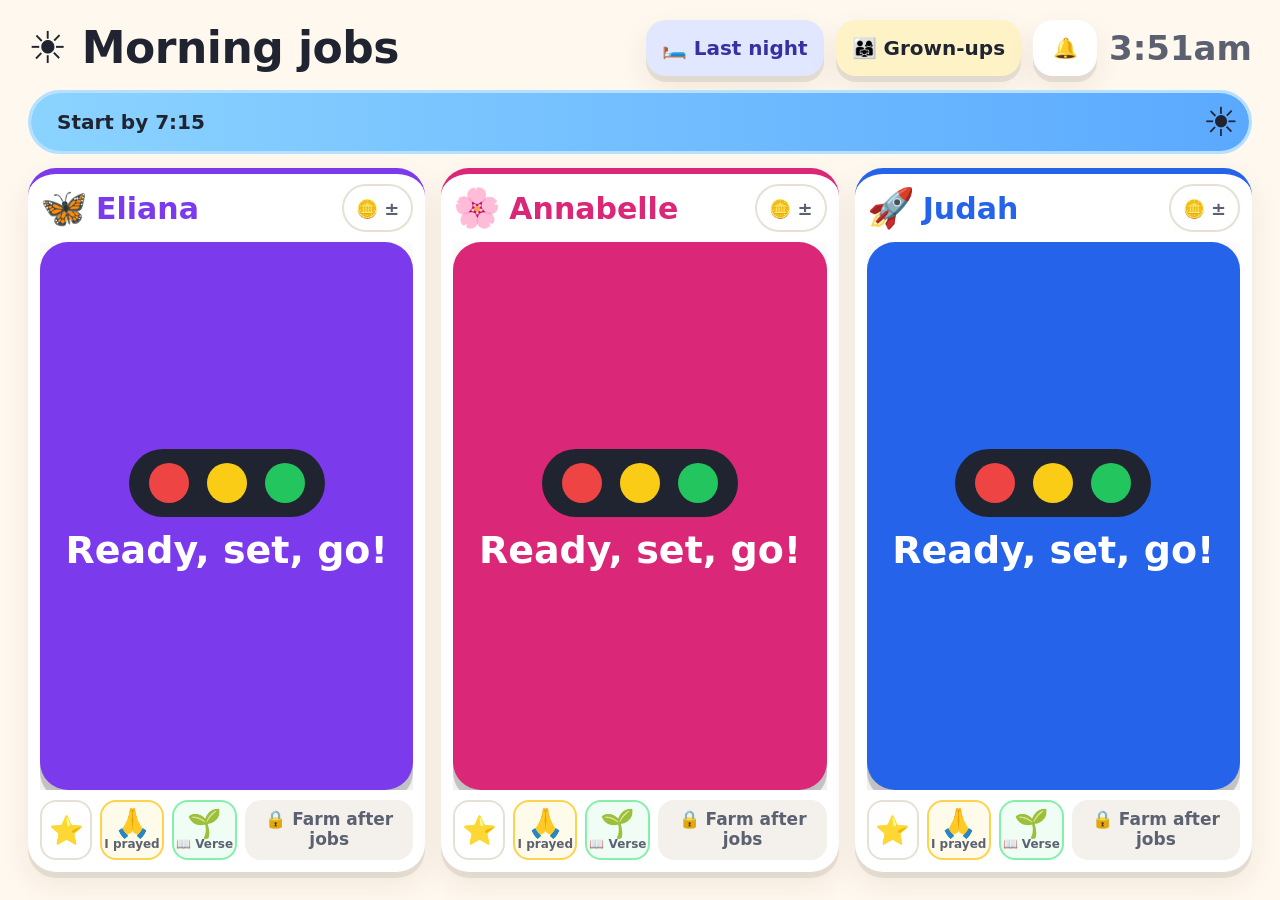
<file: index.html>
<!doctype html>
<html lang="en-AU">
<head>
  <meta charset="utf-8">
  <meta name="viewport" content="width=device-width, initial-scale=1, viewport-fit=cover, user-scalable=no">
  <title>Morning Habits</title>
  <meta name="theme-color" content="#ff9f43">
  <meta name="apple-mobile-web-app-capable" content="yes">
  <meta name="mobile-web-app-capable" content="yes">
  <meta name="apple-mobile-web-app-status-bar-style" content="default">
  <meta name="apple-mobile-web-app-title" content="Morning">
  <link rel="manifest" href="manifest.webmanifest">
  <link rel="apple-touch-icon" href="icons/apple-touch-icon.png">
  <link rel="icon" href="icons/icon-192.png">
  <link rel="stylesheet" href="styles.css">
  <link rel="stylesheet" href="fruit.css">
</head>
<body>
  <main id="app"><div class="loading">☀️</div></main>
  <div id="overlay"></div>
  <div id="toast" role="status" aria-live="polite"></div>
  <div id="ver" aria-hidden="true"></div>
  <script type="module" src="js/app.js"></script>
</body>
</html>
</file>
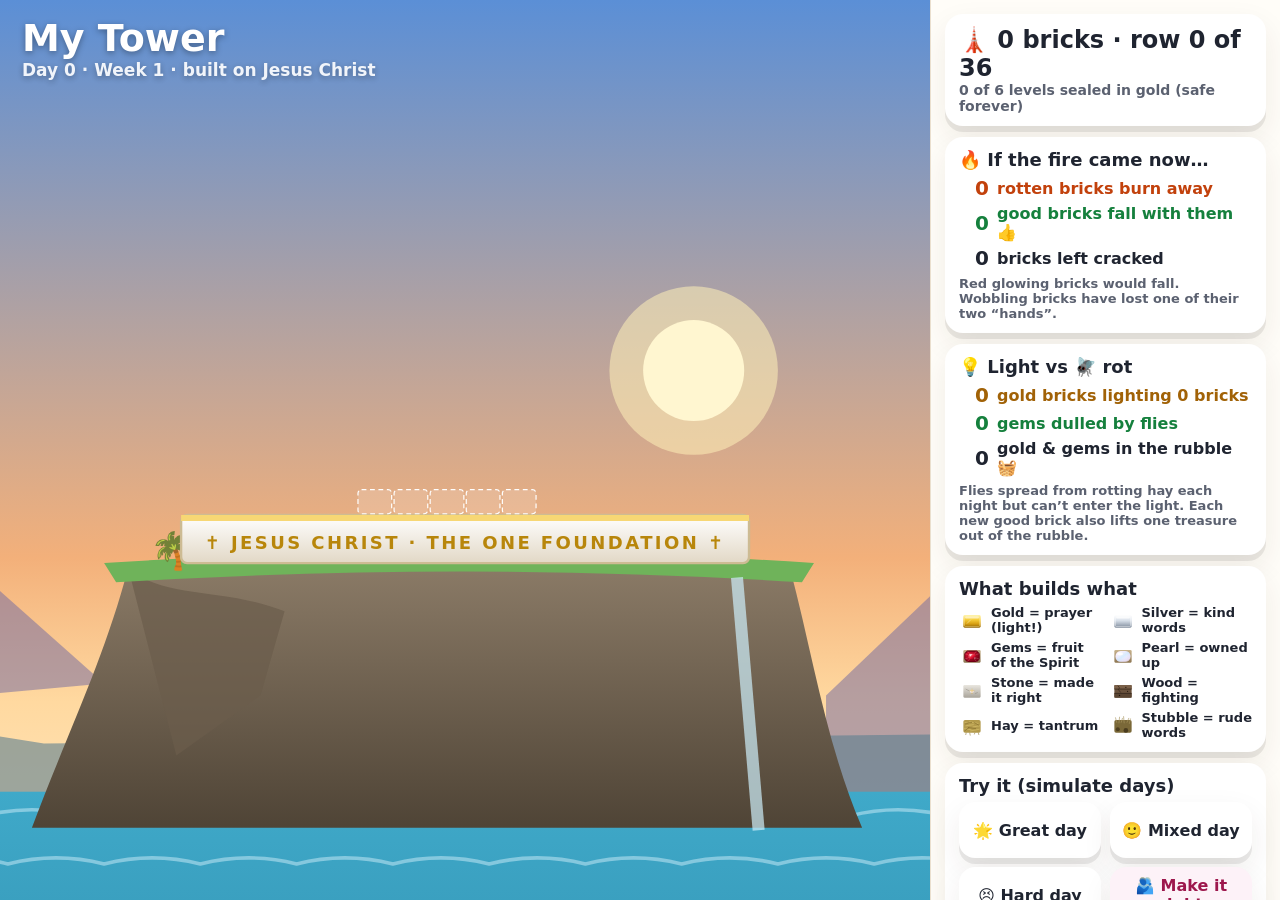
<file: docs/temple-prototype.html>
<!doctype html>
<html lang="en-AU">
<head>
<meta charset="utf-8">
<meta name="viewport" content="width=device-width, initial-scale=1, viewport-fit=cover">
<title>Temple Builder</title>
<!-- Design prototype for the 1 Corinthians 3 "Temple Builder": a brick tower on a sea cliff.
     Rules: every brick rests on two bricks below (two hands). Gold gives light and strength; hay rots and spreads flies.
     Not wired into the app yet; the buttons on the right simulate days of logging. Add ?sim=60 to preview 60 days. -->
<style>
  :root { --ink: #1f2430; --muted: #5b6170; --bg: #fff8ee; --shadow: 0 6px 0 rgba(0,0,0,.08), 0 12px 30px rgba(60,40,10,.08); }
  * { box-sizing: border-box; }
  html, body { margin: 0; height: 100%; background: var(--bg); color: var(--ink);
    font-family: ui-rounded, "SF Pro Rounded", system-ui, -apple-system, sans-serif;
    -webkit-user-select: none; user-select: none; -webkit-tap-highlight-color: transparent; }
  .app { display: grid; grid-template-columns: 1fr 350px; height: 100vh; }
  .stage-area { position: relative; overflow: hidden;
    background: linear-gradient(#5b8fd6 0%, #f3b07a 62%, #ffd9a0 78%, #ffe9c4 100%); transition: background 1.2s; }
  .stage-area.dusk { background: linear-gradient(#140f2b 0%, #4a1f45 50%, #c4482a 80%, #ff8a3d 100%); }
  #scene { position: absolute; inset: 0; width: 100%; height: 100%; }
  .firewall { position: absolute; left: 0; right: 0; bottom: 0; height: 0; pointer-events: none; z-index: 1;
    background: linear-gradient(to top, rgba(255,90,20,.55), rgba(255,170,40,.25) 60%, transparent); mix-blend-mode: screen; }
  .firewall.go { animation: rise 3.6s ease-in forwards; }
  @keyframes rise { 0% { height: 0; } 85% { height: 100%; opacity: 1; } 100% { height: 100%; opacity: 0; } }
  .title { position: absolute; top: 16px; left: 22px; margin: 0; font-size: 38px; font-weight: 900; color: #fff; text-shadow: 0 2px 6px rgba(0,0,0,.35); z-index: 2; }
  .title small { display: block; font-size: 17px; font-weight: 700; opacity: .9; }
  .caption { position: absolute; left: 50%; bottom: 24px; transform: translateX(-50%); z-index: 3;
    background: rgba(20,14,8,.84); color: #fff; padding: 14px 26px; border-radius: 22px;
    font-size: 23px; font-weight: 800; max-width: 88%; text-align: center; opacity: 0; transition: opacity .4s; }
  .caption.show { opacity: 1; }
  .caption.danger { background: rgba(160,20,10,.92); }
  .caption em { display: block; font-size: 16px; font-weight: 600; opacity: .85; font-style: normal; }
  .warn { position: absolute; top: 100px; left: 22px; max-width: 260px; z-index: 3;
    background: #c81e1e; color: #fff; font-weight: 900; font-size: 19px; line-height: 1.25; padding: 12px 16px; border-radius: 16px;
    box-shadow: 0 6px 0 #7f1010; display: none; }
  .warn.show { display: block; animation: pulse 1.2s ease-in-out infinite; transform-origin: left center; }
  @keyframes pulse { 50% { transform: scale(1.04); } }
  .shimmer { position: absolute; inset: 0; pointer-events: none; mix-blend-mode: soft-light; z-index: 1;
    background: linear-gradient(105deg, transparent 42%, rgba(255,255,255,.9) 50%, transparent 58%);
    background-size: 300% 100%; animation: shimmer 8s ease-in-out infinite; }
  @keyframes shimmer { 0%, 70% { background-position: 150% 0; } 100% { background-position: -50% 0; } }

  .brick { cursor: pointer; transform-box: fill-box; transform-origin: center bottom; }
  .brick.drop { animation: drop .45s cubic-bezier(.3,1.5,.5,1); }
  .brick.cracked { animation: wob 1.6s ease-in-out infinite; }
  .brick.char { animation: char .8s ease-in forwards; }
  .brick.fall { animation: fall 1.3s cubic-bezier(.5,0,.9,.6) forwards; }
  .brick.click { animation: click .5s ease-out; }
  @keyframes drop { from { transform: translateY(-60px); opacity: 0; } to { transform: none; opacity: 1; } }
  @keyframes wob { 0%, 100% { transform: rotate(-1.6deg); } 50% { transform: rotate(1.6deg); } }
  @keyframes char { 0% { filter: none; } 30% { filter: brightness(1.9) sepia(1) saturate(5) hue-rotate(-25deg); } 65% { filter: brightness(.2); opacity: 1; transform: none; } 100% { filter: brightness(.05); opacity: 0; transform: translateY(-16px) scale(.5); } }
  @keyframes fall { 0% { transform: none; } 15% { transform: translate(calc(var(--tx) * .1), -5px) rotate(calc(var(--rot) * .1)); } 100% { transform: translate(var(--tx), 700px) rotate(var(--rot)); opacity: .3; } }
  @keyframes click { 0% { transform: scale(1.25); filter: brightness(1.6); } 100% { transform: none; filter: none; } }
  .doom { animation: doom 1s ease-in-out infinite; }
  @keyframes doom { 50% { opacity: .35; } }
  .refine { animation: refine 1.4s ease-out; }
  @keyframes refine { 40% { filter: brightness(1.8) saturate(1.4); } }
  .wing { animation: flap .06s linear infinite alternate; transform-box: fill-box; transform-origin: center bottom; }
  @keyframes flap { from { transform: scaleY(1); } to { transform: scaleY(.3); } }
  .flame { animation: flick .18s ease-in-out infinite alternate; transform-box: fill-box; transform-origin: center bottom; }
  @keyframes flick { from { transform: scale(.9, .85) skewX(-6deg); } to { transform: scale(1.05, 1.15) skewX(6deg); } }
  .spark-up { animation: sparkup 1.6s ease-out forwards; }
  @keyframes sparkup { to { transform: translateY(-120px); opacity: 0; } }
  .twinkle { animation: twinkle 1.1s ease-out forwards; transform-box: fill-box; transform-origin: center; }
  @keyframes twinkle { 0% { transform: scale(0); opacity: 0; } 40% { transform: scale(1.3); opacity: 1; } 100% { transform: scale(0) rotate(90deg); opacity: 0; } }
  .lightpulse { animation: lp 3s ease-in-out infinite; }
  @keyframes lp { 50% { opacity: .55; } }
  .wave { animation: wave 4s ease-in-out infinite alternate; }
  @keyframes wave { to { transform: translateX(-40px); } }
  .ghost { animation: ghost 2.4s ease-in-out infinite; }
  @keyframes ghost { 50% { opacity: .3; } }
  .dove { animation: dove 3s ease-in-out infinite; }
  @keyframes dove { 50% { transform: translateY(-3px); } }
  .splash { animation: splash 1.2s ease-out forwards; }
  @keyframes splash { to { transform: translate(var(--sx), var(--sy)); opacity: 0; } }

  /* ----- panel ----- */
  .panel { background: #fffdf8; border-left: 1px solid #eadfce; padding: 14px 14px 22px; overflow-y: auto; display: flex; flex-direction: column; gap: 11px; }
  .panel h2 { margin: 0 0 6px; font-size: 18px; }
  .box { background: #fff; border-radius: 18px; box-shadow: var(--shadow); padding: 12px 14px; }
  .big { font-size: 24px; font-weight: 900; }
  .big small { display: block; font-size: 14px; font-weight: 700; color: var(--muted); }
  .rowline { display: flex; align-items: center; gap: 8px; font-size: 16px; font-weight: 800; margin: 4px 0; }
  .rowline b { min-width: 30px; text-align: right; font-size: 20px; }
  .rowline.red { color: #b91c1c; }
  .rowline.orange { color: #c2410c; }
  .rowline.green { color: #15803d; }
  .rowline.gold { color: #a16207; }
  .note { font-size: 13px; color: var(--muted); font-weight: 600; margin: 6px 0 0; }
  .legend { display: grid; grid-template-columns: 1fr 1fr; gap: 5px 8px; font-size: 13px; font-weight: 700; }
  .legend span { display: flex; align-items: center; gap: 6px; }
  .legend svg { width: 26px; height: 19px; flex: none; overflow: visible; }
  .btns { display: grid; grid-template-columns: 1fr 1fr; gap: 9px; }
  button { font: inherit; border: 0; border-radius: 16px; min-height: 56px; padding: 0 8px; font-size: 16px; font-weight: 800;
    background: #fff; box-shadow: var(--shadow); color: var(--ink); cursor: pointer; }
  button:active { transform: translateY(3px); }
  button.fire { grid-column: 1 / 3; background: linear-gradient(135deg, #ff9a3c, #e8501b); color: #fff; font-size: 20px; }
  button.right { background: #fdf2f8; color: #9d174d; }
  button.wide { grid-column: 1 / 3; }
  button:disabled { opacity: .4; }
  .log { font-size: 13px; color: var(--muted); font-weight: 600; min-height: 36px; margin: 8px 0 0; }
  #tip { position: fixed; z-index: 10; pointer-events: none; background: #1f2430; color: #fff; padding: 8px 14px;
    border-radius: 12px; font-size: 15px; font-weight: 800; opacity: 0; transition: opacity .2s; max-width: 420px; }
  #tip.show { opacity: 1; }
  @media (max-width: 900px) { .app { grid-template-columns: 1fr; grid-template-rows: 64vh auto; height: auto; } }
</style>
</head>
<body>
<div class="app">
  <div class="stage-area" id="area">
    <h1 class="title">My Tower<small id="subtitle">Day 0 · built on Jesus Christ</small></h1>
    <div class="warn" id="warn"></div>
    <svg id="scene" viewBox="-300 -420 600 760" preserveAspectRatio="xMidYMax meet" aria-label="Brick tower on a cliff"></svg>
    <div class="firewall" id="firewall"></div>
    <div class="shimmer"></div>
    <div class="caption" id="caption"></div>
  </div>
  <aside class="panel">
    <div class="box"><div class="big" id="height"></div></div>
    <div class="box">
      <h2>🔥 If the fire came now…</h2>
      <div id="forecast"></div>
      <p class="note">Red glowing bricks would fall. Wobbling bricks have lost one of their two “hands”.</p>
    </div>
    <div class="box">
      <h2>💡 Light vs 🪰 rot</h2>
      <div id="lightrot"></div>
    </div>
    <div class="box"><h2>What builds what</h2><div class="legend" id="legend"></div></div>
    <div class="box">
      <h2>Try it (simulate days)</h2>
      <div class="btns">
        <button data-act="great">🌟 Great day</button>
        <button data-act="mixed">🙂 Mixed day</button>
        <button data-act="hard">😣 Hard day</button>
        <button data-act="right" class="right">🫂 Make it right</button>
        <button class="fire" data-act="fire">🔥 Test by fire</button>
        <button data-act="week">⏩ 1 week</button>
        <button data-act="month">⏩ 1 month</button>
        <button class="wide" data-act="reset">↺ Start again</button>
      </div>
      <p class="log" id="log">Tap a day to start building. Tap any brick to see what built it and how safe it is.</p>
    </div>
  </aside>
</div>
<div id="tip"></div>
<svg width="0" height="0" style="position:absolute" id="defsHost"></svg>

<script>
// ---------- blueprint: brickwork tower ----------
// Rows alternate N and N-1 bricks, offset by half a brick, so each brick rests on the two below it
// (edge bricks of the wider rows rest on one). Every 6 rows the tower steps in by one brick each side.
const W = 30, H = 22, HALF = W / 2;
const TIER_N = [14, 12, 10, 8, 6, 4];
const ROWS_PER_TIER = 6;
const SLOTS = [];
const at = new Map();
let rowNo = 0;
TIER_N.forEach((N, k) => {
  for (let j = 0; j < ROWS_PER_TIER; j++, rowNo++) {
    const even = j % 2 === 0;
    const n = even ? N : N - 1;
    const start = even ? -N : -N + 1; // in half-brick units
    const cells = [];
    for (let c = 0; c < n; c++) cells.push(start + 2 * c);
    cells.sort((a, b) => Math.abs(a + 1) - Math.abs(b + 1) || a - b); // middle outward
    for (const s of cells) {
      const i = SLOTS.length;
      SLOTS.push({ row: rowNo, s, k, x: s * HALF, y: -(rowNo + 1) * H });
      at.set(`${rowNo},${s}`, i);
    }
  }
});
const ROWS = rowNo;
for (const sl of SLOTS) {
  sl.sup = sl.row === 0 ? [] : [at.get(`${sl.row - 1},${sl.s - 1}`), at.get(`${sl.row - 1},${sl.s + 1}`)].filter((x) => x !== undefined);
  sl.above = [at.get(`${sl.row + 1},${sl.s - 1}`), at.get(`${sl.row + 1},${sl.s + 1}`)].filter((x) => x !== undefined);
  sl.nb = [[0, -2], [0, 2], [-1, -1], [-1, 1], [1, -1], [1, 1]].map(([dr, ds]) => at.get(`${sl.row + dr},${sl.s + ds}`)).filter((x) => x !== undefined);
}
const rowSlots = Array.from({ length: ROWS }, () => []);
SLOTS.forEach((sl, i) => rowSlots[sl.row].push(i));
const tierSlots = TIER_N.map(() => []);
SLOTS.forEach((sl, i) => tierSlots[sl.k].push(i));

// ---------- materials ----------
const GEMS = {
  carnelian:  ['Carnelian', 'Love', '#ff8a8a', '#e0102f', '#6e0014'],
  topaz:      ['Topaz', 'Joy', '#ffe27a', '#ffa400', '#9a5200'],
  sapphire:   ['Sapphire', 'Peace', '#7ab8ff', '#1450f5', '#081f7a'],
  chalcedony: ['Chalcedony', 'Patience', '#cfc6ff', '#7563ff', '#3424a8'],
  emerald:    ['Emerald', 'Kindness', '#7dffb6', '#00b25e', '#00502b'],
  chrysolite: ['Chrysolite', 'Goodness', '#f1ff7a', '#b4dc00', '#5b7400'],
  jasper:     ['Jasper', 'Faithfulness', '#ffffff', '#c8ecff', '#5aa6cc'],
  beryl:      ['Beryl', 'Gentleness', '#8ff8ff', '#00c2dd', '#00687a'],
  amethyst:   ['Amethyst', 'Self-control', '#eaa8ff', '#a12cff', '#46087f'],
};
const MAT = {
  gold:    { name: 'Gold', src: 'Prayer', burns: false, metal: true },
  silver:  { name: 'Silver', src: 'Kind words / making peace', burns: false, metal: true },
  pearl:   { name: 'Pearl', src: 'Owned up', burns: false },
  stone:   { name: 'Redeemed stone', src: 'Hay that was made right', burns: false },
  wood:    { name: 'Rotten wood', src: 'Fighting', burns: true },
  hay:     { name: 'Mouldy hay', src: 'Tantrum / disobeying', burns: true },
  stubble: { name: 'Stubble', src: 'Rude words', burns: true },
};
for (const [id, [name, fruit]] of Object.entries(GEMS)) MAT['gem-' + id] = { name, src: fruit, burns: false, gem: id };
const GEM_IDS = Object.keys(MAT).filter((m) => MAT[m].gem);
const BURNS = ['wood', 'hay', 'stubble'];
const ROT = ['fresh', 'damp', 'mouldy', 'swarming with flies'];

// ---------- artwork ----------
const chamfer = (x0, y0, x1, y1, c) => `${x0 + c},${y0} ${x1 - c},${y0} ${x1},${y0 + c} ${x1},${y1 - c} ${x1 - c},${y1} ${x0 + c},${y1} ${x0},${y1 - c} ${x0},${y0 + c}`;
function defs() {
  let s = `<defs>
    <linearGradient id="gold" x1="0" y1="0" x2="0" y2="1"><stop offset="0" stop-color="#fff4b0"/><stop offset=".35" stop-color="#f7cf3d"/><stop offset=".7" stop-color="#d79f12"/><stop offset="1" stop-color="#8f6206"/></linearGradient>
    <linearGradient id="silver" x1="0" y1="0" x2="0" y2="1"><stop offset="0" stop-color="#ffffff"/><stop offset=".45" stop-color="#d6dee8"/><stop offset="1" stop-color="#7f8b9b"/></linearGradient>
    <radialGradient id="pearl" cx=".35" cy=".3" r=".9"><stop offset="0" stop-color="#ffffff"/><stop offset=".45" stop-color="#fbf3ff"/><stop offset=".75" stop-color="#eadff5"/><stop offset="1" stop-color="#cdbfb2"/></radialGradient>
    <linearGradient id="sheen" x1="0" y1="0" x2="1" y2="1"><stop offset="0" stop-color="#ffc8e6" stop-opacity="0"/><stop offset=".5" stop-color="#b8e4ff" stop-opacity=".55"/><stop offset="1" stop-color="#ffd6f0" stop-opacity="0"/></linearGradient>
    <linearGradient id="marble" x1="0" y1="0" x2="0" y2="1"><stop offset="0" stop-color="#ffffff"/><stop offset="1" stop-color="#e2d8c6"/></linearGradient>
    <linearGradient id="stone" x1="0" y1="0" x2="0" y2="1"><stop offset="0" stop-color="#c9b48e"/><stop offset="1" stop-color="#8d7652"/></linearGradient>
    <linearGradient id="grey" x1="0" y1="0" x2="0" y2="1"><stop offset="0" stop-color="#e9e6df"/><stop offset="1" stop-color="#a9a49a"/></linearGradient>
    <linearGradient id="cliff" x1="0" y1="0" x2="0" y2="1"><stop offset="0" stop-color="#8a7a66"/><stop offset="1" stop-color="#4f4436"/></linearGradient>
    <linearGradient id="sea" x1="0" y1="0" x2="0" y2="1"><stop offset="0" stop-color="#3fa9c9"/><stop offset="1" stop-color="#11506e"/></linearGradient>
    <linearGradient id="flameG" x1="0" y1="1" x2="0" y2="0"><stop offset="0" stop-color="#ff3d00"/><stop offset=".55" stop-color="#ffa21f"/><stop offset="1" stop-color="#fff3a0"/></linearGradient>
    <radialGradient id="lightG"><stop offset="0" stop-color="#fff2a8" stop-opacity=".75"/><stop offset=".5" stop-color="#ffd24d" stop-opacity=".3"/><stop offset="1" stop-color="#ffd24d" stop-opacity="0"/></radialGradient>
    <path id="star" d="M0 -7 L1.6 -1.6 L7 0 L1.6 1.6 L0 7 L-1.6 1.6 L-7 0 L-1.6 -1.6Z" fill="#fff"/>
    <path id="flame" d="M15 22 C3 22 2 12 9 6 C9 11 12 12 12 12 C11 6 14 1 18 -4 C18 4 25 7 25 14 C25 20 21 22 15 22Z" fill="url(#flameG)"/>`;
  for (const [id, [, , light, base, dark]] of Object.entries(GEMS)) {
    s += `<linearGradient id="gm-${id}" x1="0" y1="0" x2="1" y2="1"><stop offset="0" stop-color="${base}"/><stop offset="1" stop-color="${dark}"/></linearGradient>
      <linearGradient id="gt-${id}" x1="0" y1="0" x2="1" y2="1"><stop offset="0" stop-color="${light}"/><stop offset=".6" stop-color="${base}"/><stop offset="1" stop-color="${dark}"/></linearGradient>
      <g id="m-gem-${id}">
        <rect x="0" y="0" width="30" height="22" rx="2" fill="url(#stone)"/>
        <polygon points="${chamfer(1.5, 1, 28.5, 21, 5)}" fill="${dark}"/>
        <polygon points="${chamfer(3.5, 2.8, 26.5, 19.2, 4)}" fill="url(#gm-${id})"/>
        <polygon points="${chamfer(9, 6.5, 21, 15.5, 2)}" fill="url(#gt-${id})"/>
        <g stroke="#fff" stroke-width=".6" opacity=".45"><path d="M6.5 1L11 6.5M23.5 1L19 6.5M28.5 6L21 8.5M28.5 16L21 13.5M23.5 21L19 15.5M6.5 21L11 15.5M1.5 16L9 13.5M1.5 6L9 8.5"/></g>
        <polygon points="10.5,7.5 16,7.5 11.5,11.5" fill="#fff" opacity=".8"/>
        <circle cx="20" cy="14" r="1" fill="#fff" opacity=".85"/>
      </g>`;
  }
  s += `
    <g id="m-gold"><rect width="30" height="22" rx="2.5" fill="url(#gold)"/><rect x="2" y="2" width="26" height="18" rx="1.5" fill="none" stroke="#fff3b0" stroke-width=".8" opacity=".8"/><rect x="3" y="2.5" width="24" height="3.5" rx="1.5" fill="#fff" opacity=".5"/><path d="M6 15 L13 8" stroke="#fffbe6" stroke-width="1.2" opacity=".6"/></g>
    <g id="m-silver"><rect width="30" height="22" rx="2.5" fill="url(#silver)"/><rect x="2" y="2" width="26" height="18" rx="1.5" fill="none" stroke="#fff" stroke-width=".8" opacity=".9"/><rect x="3" y="2.5" width="24" height="3.5" rx="1.5" fill="#fff" opacity=".7"/></g>
    <g id="m-pearl"><rect width="30" height="22" rx="2" fill="url(#stone)"/><rect x="2" y="1.5" width="26" height="19" rx="9" fill="url(#pearl)"/><rect x="2" y="1.5" width="26" height="19" rx="9" fill="url(#sheen)"/><ellipse cx="10" cy="7" rx="5" ry="2.6" fill="#fff" opacity=".85"/></g>
    <g id="m-stone"><rect width="30" height="22" rx="2" fill="url(#grey)"/><path d="M4 7 l6 3 M20 15 l5 -2" stroke="#8a857a" stroke-width=".8"/><circle cx="15" cy="11" r="3.2" fill="url(#pearl)"/><path d="M15 6.5v9M11 10h8" stroke="#d9b24a" stroke-width="1.1"/></g>
    <g id="m-hay"><rect width="30" height="22" rx="3" fill="#b39a4c"/><g stroke-width="1" fill="none"><path d="M2 4 L12 7 M4 10 L18 8 M1 15 L14 17 M10 3 L26 6 M16 12 L29 10 M12 19 L28 16" stroke="#dcc671"/><path d="M3 7 L15 4 M8 13 L22 15 M18 4 L27 9 M2 19 L10 13" stroke="#7a6526"/></g><path d="M5 22 l-1 4 M11 22 l1 5 M20 22 l-1 3 M26 22 l1 4" stroke="#8a7432" stroke-width="1"/></g>
    <g id="m-wood"><rect width="30" height="22" rx="2" fill="#6a523d"/><rect width="30" height="7" fill="#7a6048"/><rect y="14.5" width="30" height="7.5" fill="#5a4532"/><path d="M0 7 H30 M0 14.5 H30" stroke="#2e2117" stroke-width="1.2"/><path d="M6 1 l3 4 l-2 3 l4 5" stroke="#2a1d13" stroke-width="1" fill="none"/><circle cx="20" cy="4" r="1.1" fill="#1d140d"/><circle cx="23" cy="11" r="1" fill="#1d140d"/><circle cx="9" cy="18" r="1.2" fill="#1d140d"/></g>
    <g id="m-stubble"><rect width="30" height="22" rx="3" fill="#7a6838"/><circle cx="6" cy="16" r="3.5" fill="#4d3f20"/><circle cx="20" cy="18" r="4" fill="#4a3c1e"/><g stroke="#a99560" stroke-width="1.1" stroke-linecap="round" fill="none"><path d="M4 4 L2 -4 M8 5 L9 -5 M12 4 L14 -3 M17 5 L16 -6 M22 4 L25 -3 M26 6 L28 -2"/></g></g>
    <g id="rot1"><circle cx="8" cy="8" r="3" fill="#5d6a26" opacity=".8"/><circle cx="22" cy="15" r="2.2" fill="#4a5420" opacity=".8"/><rect y="15" width="30" height="7" rx="3" fill="#3f3512" opacity=".3"/></g>
    <g id="rot2"><circle cx="8" cy="8" r="4" fill="#4f5b22" opacity=".9"/><circle cx="9" cy="9" r="1.8" fill="#8fa33a"/><circle cx="21" cy="14" r="3.6" fill="#3d4419" opacity=".9"/><circle cx="16" cy="5" r="2" fill="#5d6a26"/><rect y="12" width="30" height="10" rx="3" fill="#2f2a0e" opacity=".4"/><path d="M8 22 q1 4 0 6 M19 22 q1 3 0 5" stroke="#5a6a22" stroke-width="1.6" fill="none"/></g>
    <g id="rot3"><rect width="30" height="22" rx="3" fill="#2d3310" opacity=".55"/><circle cx="7" cy="7" r="4.5" fill="#6f8a24"/><circle cx="22" cy="13" r="4.5" fill="#56701a"/><circle cx="14" cy="17" r="3" fill="#8fa33a"/><circle cx="7" cy="7" r="1.5" fill="#c4d86a"/><path d="M6 22 q1 5 0 8 M15 22 q1 4 0 7 M24 22 q1 5 0 8" stroke="#6f8a24" stroke-width="2" fill="none"/></g>
    <g id="crack"><path d="M15 0 l-4 6 l5 4 l-3 6 l4 6" stroke="#1e130a" stroke-width="1.6" fill="none"/><path d="M11 6 l-6 2" stroke="#1e130a" stroke-width="1.1"/></g>
    <g id="dull"><rect width="30" height="22" rx="2" fill="#4b4a52" opacity=".62"/><path d="M3 4 l24 14" stroke="#2b2a30" stroke-width=".8" opacity=".6"/></g>
    <g id="doomMark"><rect x="-1.5" y="-1.5" width="33" height="25" rx="3" fill="rgba(255,30,30,.28)" stroke="#ff2a2a" stroke-width="2.5"/></g>
    <g id="seam"><rect x=".5" y=".5" width="29" height="21" rx="2.5" fill="none" stroke="#ffd34d" stroke-width="1.4"/></g>
    <g id="fly"><ellipse rx="2.4" ry="1.7" fill="#111"/><ellipse class="wing" cx="-1.2" cy="-2.2" rx="1.8" ry="1.3" fill="#e9f3ff" opacity=".75"/><ellipse class="wing" cx="1.3" cy="-2.2" rx="1.8" ry="1.3" fill="#e9f3ff" opacity=".75"/></g>
  </defs>`;
  return s;
}
document.getElementById('defsHost').innerHTML = defs();

function scenery() {
  return `
    <circle cx="190" cy="-120" r="70" fill="#fff1b8" opacity=".55"/><circle cx="190" cy="-120" r="42" fill="#fff6d0"/>
    <path d="M-1600 200 L-900 40 L-700 120 L-480 -20 L-300 140 L-1600 260Z" fill="#7a6fa0" opacity=".55"/>
    <path d="M300 150 L520 -60 L700 80 L900 -10 L1600 200 L1600 260 L300 260Z" fill="#7a6fa0" opacity=".55"/>
    <path d="M-1600 220 L-600 150 L-350 190 L1600 170 L1600 280 L-1600 280Z" fill="#5d7f8f" opacity=".6"/>
    <rect x="-1600" y="230" width="3200" height="900" fill="url(#sea)"/>
    <g class="wave" opacity=".5" stroke="#cdeefa" stroke-width="3" fill="none">
      <path d="M-1600 250 ${'q40 -10 80 0 '.repeat(40)}"/><path d="M-1580 290 ${'q40 -10 80 0 '.repeat(40)}"/>
    </g>
    <path d="M-280 44 C-300 120 -330 180 -360 260 L330 260 C300 190 290 120 270 44Z" fill="url(#cliff)"/>
    <path d="M-280 44 C-250 70 -200 60 -150 80 L-170 150 L-240 200Z" fill="#6b5d4c" opacity=".7"/>
    <path d="M-300 40 Q0 20 290 40 L280 56 Q0 38 -290 56Z" fill="#6fb35a"/>
    <path d="M226 52 C232 120 238 190 244 262" stroke="#cdeefa" stroke-width="10" opacity=".7" fill="none"/>
    <text x="-262" y="40" font-size="30">🌴</text>`;
}
function foundation() {
  return `
    <rect x="-236" y="0" width="472" height="40" rx="5" fill="url(#marble)" stroke="#cdbb93" stroke-width="2"/>
    <rect x="-236" y="0" width="472" height="5" fill="#f7d774"/>
    <text x="0" y="28" text-anchor="middle" font-size="15" font-weight="900" fill="#b8860b" letter-spacing="2">✝ JESUS CHRIST · THE ONE FOUNDATION ✝</text>`;
}
function rubblePile() {
  if (!rubble.length) return '';
  const shown = rubble.slice(-14);
  return `<g transform="translate(250 30)">${shown.map((m, i) => `<use href="#m-${m}" transform="translate(${(i % 5) * 9 - 20} ${-Math.floor(i / 5) * 7 - 14}) rotate(${(i * 37) % 50 - 25}) scale(.42)"/>`).join('')}
    <text x="0" y="22" text-anchor="middle" font-size="12" font-weight="900" fill="#fff" stroke="#3b2a10" stroke-width="3" paint-order="stroke">🧺 ${rubble.length} to re-lay</text></g>`;
}

// ---------- state ----------
let blocks, day, rubble, busy = false;
function reset() { blocks = new Map(); day = 0; rubble = []; }
const mat = (i) => blocks.get(i)?.mat;
const burns = (i) => blocks.has(i) && MAT[mat(i)].burns;

// A level is sealed once it is complete and contains no hay, wood or stubble: it can never fall.
function tierSealed(k) { return tierSlots[k].every((i) => blocks.has(i) && !burns(i)); }

// The two-hands rule, worked out from the bottom up.
//   both hands present → solid (unless both of them are cracked)
//   one hand missing   → cracked, unless the remaining hand is gold (gold spans the gap)
//   no hands           → falls, and the bricks above re-check
// A complete row of gold and silver is a beam: it counts as new ground.
function supportStatus(present) {
  const st = new Array(SLOTS.length).fill(null);
  const sealed = TIER_N.map((_, k) => tierSealed(k));
  const beam = rowSlots.map((ids) => ids.every((i) => present(i) && MAT[mat(i)].metal));
  for (let i = 0; i < SLOTS.length; i++) {
    if (!present(i)) continue;
    const sl = SLOTS[i];
    if (sl.row === 0 || sealed[sl.k] || beam[sl.row]) { st[i] = 'solid'; continue; }
    const ok = sl.sup.filter((j) => present(j) && st[j] && st[j] !== 'falls');
    if (!ok.length) st[i] = 'falls';
    else if (ok.length < sl.sup.length) st[i] = ok.some((j) => mat(j) === 'gold') ? 'solid' : 'cracked';
    else st[i] = ok.every((j) => st[j] === 'cracked') ? 'cracked' : 'solid';
  }
  return st;
}
const nowStatus = () => supportStatus((i) => blocks.has(i));
const fireStatus = () => supportStatus((i) => blocks.has(i) && !burns(i)); // the tower after the next fire

// Gold gives light to itself and its neighbours. Flies can't live in the light.
function litSet() {
  const lit = new Set();
  for (const [i, b] of blocks) if (b.mat === 'gold') { lit.add(i); SLOTS[i].nb.forEach((j) => lit.add(j)); }
  return lit;
}

// New bricks go in the lowest empty spot that has at least one hand to rest on.
function firstOpen() {
  for (let i = 0; i < SLOTS.length; i++) {
    if (blocks.has(i)) continue;
    const sl = SLOTS[i];
    if (sl.row === 0 || sl.sup.some((j) => blocks.has(j))) return i;
  }
  return -1;
}
function place(m, seam = false) {
  const i = firstOpen();
  if (i < 0) return -1;
  blocks.set(i, { mat: m, day, seam });
  return i;
}
// Every new precious brick also lifts one gold or gem out of the rubble and lays it again.
function addMaterial(m) {
  const placed = [];
  const i = place(m);
  if (i >= 0) placed.push(i);
  if (!MAT[m].burns && rubble.length) { const j = place(rubble.pop(), true); if (j >= 0) placed.push(j); }
  return placed;
}

// Each night hay rots a little more, and its flies spread to nearby gems that aren't in the light.
function night() {
  const lit = litSet();
  for (const [i, b] of blocks) {
    if (MAT[b.mat].burns || b.mat === 'gold') continue;
    const near = SLOTS[i].nb.some((j) => burns(j) && day - blocks.get(j).day >= 1);
    b.dull = near && !lit.has(i);
  }
}

// ---------- render ----------
const scene = document.getElementById('scene');
function render(newIdx = []) {
  const now = nowStatus();
  const after = fireStatus();
  const lit = litSet();
  let lights = '', bricks = '', marks = '', flies = '', doves = '', flyN = 0, doveN = 0;
  for (const [i, b] of blocks) {
    const sl = SLOTS[i], { x, y } = sl;
    const m = MAT[b.mat];
    if (b.mat === 'gold') lights += `<ellipse class="lightpulse" cx="${x + 15}" cy="${y + 11}" rx="44" ry="34" fill="url(#lightG)" style="animation-delay:${(i % 7) * .3}s"/>`;
    const rot = m.burns ? Math.min(3, day - b.day) : 0;
    const cls = ['brick', newIdx.includes(i) ? 'drop' : '', now[i] === 'cracked' ? 'cracked' : ''].join(' ');
    bricks += `<g class="${cls}" data-i="${i}" style="animation-delay:${(i % 5) * -.3}s"><use href="#m-${b.mat}" x="${x}" y="${y}"/>
      ${rot ? `<use href="#rot${rot}" x="${x}" y="${y}"/>` : ''}${b.dull ? `<use href="#dull" x="${x}" y="${y}"/>` : ''}
      ${b.seam ? `<use href="#seam" x="${x}" y="${y}"/>` : ''}${now[i] === 'cracked' ? `<use href="#crack" x="${x}" y="${y}"/>` : ''}</g>`;
    if (!m.burns && after[i] === 'falls') marks += `<use href="#doomMark" x="${x}" y="${y}" class="doom"/>`;
    const nFlies = m.burns ? rot : b.dull ? 1 : 0;
    for (let f = 0; f < nFlies && flyN < 60; f++, flyN++) {
      const r = 9 + ((i + f) % 4) * 3, dur = (1.4 + ((i + f) % 5) * 0.35).toFixed(2);
      flies += `<g transform="translate(${x + 15} ${y + 8})"><g><animateTransform attributeName="transform" type="rotate" from="${f * 120}" to="${f * 120 + ((i + f) % 2 ? 360 : -360)}" dur="${dur}s" repeatCount="indefinite"/><g transform="translate(${r} 0)"><use href="#fly"/></g></g></g>`;
    }
    // Doves rest on gold with open sky above and no flies nearby.
    if (b.mat === 'gold' && doveN < 3 && sl.row > 1 && !sl.above.some((j) => blocks.has(j)) && !sl.nb.some(burns)) {
      doveN++;
      doves += `<text x="${x + 8}" y="${y - 1}" font-size="16" class="dove">🕊</text>`;
    }
  }
  // A sealed level gets a gold band along its top.
  let trims = '';
  TIER_N.forEach((N, k) => {
    if (!tierSealed(k)) return;
    const topR = (k + 1) * ROWS_PER_TIER - 1;
    trims += `<rect x="${-(N - 1) * HALF - 4}" y="${-(topR + 1) * H - 3}" width="${(N - 1) * W + 8}" height="4" rx="2" fill="url(#gold)"/>`;
  });
  // Ghost outline of the next few bricks to build.
  let ghost = '', shown = 0;
  for (let i = 0; i < SLOTS.length && shown < 5; i++) {
    if (blocks.has(i)) continue;
    const sl = SLOTS[i];
    if (sl.row === 0 || sl.sup.some((j) => blocks.has(j))) { ghost += `<rect x="${sl.x + 1}" y="${sl.y + 1}" width="28" height="20" rx="3" fill="rgba(255,255,255,.15)" stroke="#fff" stroke-dasharray="4 3" class="ghost"/>`; shown++; }
  }
  scene.innerHTML = scenery() + foundation() + rubblePile() +
    `<g id="tower"><g>${lights}</g>${ghost}<g id="bricks">${bricks}</g>${trims}<g pointer-events="none">${marks}</g><g id="flies" pointer-events="none">${flies}</g><g pointer-events="none">${doves}</g></g><g id="fx"></g>`;
  setCamera();
  renderPanel(now, after, lit);
}

// ---------- camera ----------
const cam = { x: -300, y: -420, w: 600, h: 760, tx: -300, ty: -420, tw: 600, th: 760 };
function topRow() { let m = -1; for (const i of blocks.keys()) m = Math.max(m, SLOTS[i].row); return m; }
function setCamera() {
  const r = document.getElementById('area').getBoundingClientRect();
  const aspect = r.width / Math.max(1, r.height);
  const topY = -(Math.max(topRow() + 6, 14)) * H - 120;
  const bottomY = 320;
  let h = bottomY - topY, w = h * aspect;
  if (w < 640) { w = 640; h = w / aspect; }
  Object.assign(cam, { tx: -w / 2, ty: bottomY - h, tw: w, th: h });
}
(function frame() {
  cam.x += (cam.tx - cam.x) * 0.07; cam.y += (cam.ty - cam.y) * 0.07; cam.w += (cam.tw - cam.w) * 0.07; cam.h += (cam.th - cam.h) * 0.07;
  scene.setAttribute('viewBox', `${cam.x.toFixed(1)} ${cam.y.toFixed(1)} ${cam.w.toFixed(1)} ${cam.h.toFixed(1)}`);
  requestAnimationFrame(frame);
})();

// ---------- panel ----------
function renderPanel(now, after, lit) {
  const tiersDone = TIER_N.filter((_, k) => tierSealed(k)).length;
  document.getElementById('height').innerHTML = `🗼 ${blocks.size} bricks · row ${topRow() + 1} of ${ROWS}<small>${tiersDone} of ${TIER_N.length} levels sealed in gold (safe forever)</small>`;
  let burnN = 0, fallN = 0, crackN = 0, dullN = 0, litN = 0, goldN = 0;
  for (const [i, b] of blocks) {
    if (MAT[b.mat].burns) burnN++;
    else if (after[i] === 'falls') fallN++;
    else if (after[i] === 'cracked') crackN++;
    if (b.dull) dullN++;
    if (lit.has(i)) litN++;
    if (b.mat === 'gold') goldN++;
  }
  document.getElementById('forecast').innerHTML = `
    <div class="rowline orange"><b>${burnN}</b> rotten bricks burn away</div>
    <div class="rowline ${fallN ? 'red' : 'green'}"><b>${fallN}</b> good bricks fall with them ${fallN ? '😱' : '👍'}</div>
    <div class="rowline"><b>${crackN}</b> bricks left cracked</div>`;
  document.getElementById('lightrot').innerHTML = `
    <div class="rowline gold"><b>${goldN}</b> gold bricks lighting ${litN} bricks</div>
    <div class="rowline ${dullN ? 'red' : 'green'}"><b>${dullN}</b> gems dulled by flies</div>
    <div class="rowline"><b>${rubble.length}</b> gold &amp; gems in the rubble 🧺</div>
    <p class="note">Flies spread from rotting hay each night but can’t enter the light. Each new good brick also lifts one treasure out of the rubble.</p>`;
  const warn = document.getElementById('warn');
  warn.classList.toggle('show', fallN > 0);
  warn.innerHTML = fallN ? `⚠️ ${fallN} good brick${fallN === 1 ? '' : 's'} will fall at the next fire!<br><small style="font-weight:700">Make it right, or fill the gaps with gold</small>` : '';
  document.getElementById('subtitle').textContent = `Day ${day} · Week ${Math.floor(day / 7) + 1} · built on Jesus Christ`;
}

function renderLegend() {
  const rows = [['m-gold', 'Gold = prayer (light!)'], ['m-silver', 'Silver = kind words'], ['m-gem-carnelian', 'Gems = fruit of the Spirit'], ['m-pearl', 'Pearl = owned up'],
    ['m-stone', 'Stone = made it right'], ['m-wood', 'Wood = fighting'], ['m-hay', 'Hay = tantrum'], ['m-stubble', 'Stubble = rude words']];
  document.getElementById('legend').innerHTML = rows.map(([m, t]) => `<span><svg viewBox="-2 -7 34 33"><use href="#${m}"/></svg>${t}</span>`).join('');
}

// ---------- simulated days ----------
const pick = (a) => a[Math.floor(Math.random() * a.length)];
function dayItems(kind) {
  const good = () => pick(['gold', 'gold', 'silver', ...GEM_IDS]);
  if (kind === 'great') return ['gold', 'gold', 'silver', pick(GEM_IDS), pick(GEM_IDS), pick(GEM_IDS)];
  if (kind === 'mixed') return [good(), good(), good(), good(), pick(BURNS), pick(BURNS)];
  if (kind === 'hard') return [good(), pick(BURNS), pick(BURNS), pick(BURNS), pick(BURNS)];
  return [];
}
function addDay(kind, animate = true) {
  day++;
  const placed = [];
  for (const m of dayItems(kind)) placed.push(...addMaterial(m));
  night();
  if (animate) render(placed);
  return placed;
}

// Owning up and making it right: the newest rotten brick becomes stone, and a pearl is added.
function makeItRight(animate = true) {
  let newest = -1;
  for (const [i, b] of blocks) if (MAT[b.mat].burns && (newest < 0 || b.day >= blocks.get(newest).day)) newest = i;
  if (newest < 0) { if (animate) log('Nothing to make right. Your tower has no hay!'); return; }
  const was = MAT[mat(newest)].name;
  blocks.get(newest).mat = 'stone';
  const placed = [newest, ...addMaterial('pearl')];
  night();
  if (animate) { render(placed); log(`🫂 Made it right: ${was.toLowerCase()} turned to stone, and a pearl was added.`); }
}

// ---------- fire ----------
const area = document.getElementById('area');
const capEl = document.getElementById('caption');
function caption(html, ms, danger = false) {
  capEl.innerHTML = html;
  capEl.classList.toggle('danger', danger);
  capEl.classList.add('show');
  clearTimeout(caption.t);
  if (ms) caption.t = setTimeout(() => capEl.classList.remove('show'), ms);
}
const wait = (ms) => new Promise((r) => setTimeout(r, ms));

// Burn the rotten bricks, then work out which bricks have no hands left (lowest rows first, so the chain climbs).
function fireCommit() {
  let burnt = 0;
  for (const [i, b] of [...blocks]) if (MAT[b.mat].burns) { blocks.delete(i); burnt++; }
  const st = nowStatus();
  const fallen = [...blocks.keys()].filter((i) => st[i] === 'falls').sort((a, b) => SLOTS[a].row - SLOTS[b].row);
  for (const b of blocks.values()) b.dull = false;
  return { burnt, fallen };
}
// Fallen gold, gems and pearls land in the rubble; silver and stone are lost.
function settle(fallen) {
  for (const i of fallen) { const m = mat(i); if (m === 'gold' || m === 'pearl' || MAT[m].gem) rubble.push(m); blocks.delete(i); }
}

async function fireTest() {
  if (busy || !blocks.size) return;
  busy = true; setButtons(false);
  area.classList.add('dusk');
  caption('🔥 The fire will test the quality of each one’s work.<em>1 Corinthians 3:13</em>');
  await wait(1400);
  const fw = document.getElementById('firewall');
  fw.classList.remove('go'); void fw.offsetWidth; fw.classList.add('go');
  const topY = -(topRow() + 1) * H;
  for (const g of scene.querySelectorAll('#bricks .brick')) {
    const i = Number(g.dataset.i);
    if (!burns(i)) continue;
    const { x, y } = SLOTS[i];
    setTimeout(() => {
      const f = document.createElementNS('http://www.w3.org/2000/svg', 'use');
      f.setAttribute('href', '#flame'); f.setAttribute('x', x); f.setAttribute('y', y - 10); f.setAttribute('class', 'flame');
      g.appendChild(f);
      setTimeout(() => { g.classList.remove('cracked'); g.classList.add('char'); sparks(x + 15, y); }, 450);
    }, 200 + 3000 * (y / Math.min(-1, topY)));
  }
  setTimeout(() => { const f = document.getElementById('flies'); if (f) f.innerHTML = ''; }, 1600);
  await wait(3800);
  document.getElementById('bricks').classList.add('refine');
  caption('✨ Gold, silver and precious stones: refined!');
  await wait(1300);
  area.classList.remove('dusk');
  const res = fireCommit();
  const fallenIds = res.fallen.slice();
  const fallenMat = new Map(fallenIds.map((i) => [i, mat(i)]));
  render();
  if (fallenIds.length) {
    caption('😱 Some bricks have lost both their hands…', 0, true);
    await wait(1300);
    const rows = [...new Set(fallenIds.map((i) => SLOTS[i].row))].sort((a, b) => a - b);
    for (const r of rows) {
      for (const i of fallenIds.filter((j) => SLOTS[j].row === r)) {
        const g = scene.querySelector(`#bricks .brick[data-i="${i}"]`);
        if (!g) continue;
        g.classList.remove('cracked');
        g.style.setProperty('--tx', `${(SLOTS[i].x > 0 ? 1 : -1) * (40 + Math.random() * 120)}px`);
        g.style.setProperty('--rot', `${(Math.random() * 300 - 150).toFixed(0)}deg`);
        g.style.animationDelay = '0s';
        g.classList.add('fall');
      }
      await wait(280); // the chain climbs row by row
    }
    await wait(1300);
    splash();
    settle(fallenIds);
    render();
    const treasure = fallenIds.filter((i) => { const m = fallenMat.get(i); return m === 'gold' || m === 'pearl' || MAT[m].gem; }).length;
    caption(`💥 ${fallenIds.length} brick${fallenIds.length === 1 ? '' : 's'} fell when the hay under them burnt away.<em>${treasure} gold and gem bricks landed in the rubble 🧺. Each new good brick lifts one back up. Jesus, the foundation, still stands.</em>`, 9000, true);
    log(`Fire: ${res.burnt} rotten bricks burnt, and ${fallenIds.length} bricks fell in a chain.`);
  } else {
    caption(res.burnt ? `🕊️ ${res.burnt} rotten brick${res.burnt === 1 ? '' : 's'} burnt away, and nothing fell. What you built with God remains.` : '🕊️ Nothing burnt! Everything you built with God remains.', 6000);
    log(res.burnt ? `Fire: ${res.burnt} burnt, nothing fell.` : 'Fire: nothing burnt!');
  }
  busy = false; setButtons(true);
}

function particle(tag, attrs, cls, ms, style = {}) {
  const fx = document.getElementById('fx');
  if (!fx) return;
  const e = document.createElementNS('http://www.w3.org/2000/svg', tag);
  for (const [k, v] of Object.entries(attrs)) e.setAttribute(k, v);
  e.setAttribute('class', cls);
  Object.assign(e.style, style);
  fx.appendChild(e);
  setTimeout(() => e.remove(), ms);
}
function sparks(x, y) { for (let k = 0; k < 2; k++) particle('circle', { cx: x + Math.random() * 16 - 8, cy: y + 8, r: 1.8, fill: k ? '#ffd166' : '#ff7a1a' }, 'spark-up', 1700); }
function splash() {
  for (const side of [-1, 1]) for (let k = 0; k < 14; k++) {
    particle('circle', { cx: side * 330 + Math.random() * 100 - 50, cy: 250, r: 3 + Math.random() * 5, fill: pick(['#e6f7ff', '#bfe9f7', '#8fd3ea']) }, 'splash', 1300,
      { '--sx': `${(Math.random() * 120 - 60).toFixed(0)}px`, '--sy': `${(-50 - Math.random() * 120).toFixed(0)}px` });
  }
}

// Gold and gems sparkle (dulled ones don't).
setInterval(() => {
  if (document.hidden || busy) return;
  const shiny = [...scene.querySelectorAll('#bricks .brick')].filter((g) => { const b = blocks.get(Number(g.dataset.i)); return b && !b.dull && (MAT[b.mat].gem || b.mat === 'gold' || b.mat === 'pearl'); });
  for (let k = 0; k < 2 && shiny.length; k++) {
    const g = pick(shiny), { x, y } = SLOTS[Number(g.dataset.i)];
    particle('use', { href: '#star', x: x + 6 + Math.random() * 18, y: y + 4 + Math.random() * 10 }, 'twinkle', 1200);
  }
}, 600);

// ---------- UI ----------
function log(t) { document.getElementById('log').textContent = t; }
function setButtons(on) { document.querySelectorAll('button[data-act]').forEach((b) => { b.disabled = !on; }); }

function fastForward(days) {
  const kinds = ['great', 'great', 'mixed', 'mixed', 'great', 'hard', 'great', 'mixed', 'great', 'right'];
  let burnt = 0, fell = 0;
  for (let d = 0; d < days; d++) {
    const k = pick(kinds);
    if (k === 'right') { day++; makeItRight(false); } else addDay(k, false);
    if (day % 7 === 0) { const r = fireCommit(); burnt += r.burnt; fell += r.fallen.length; settle(r.fallen); }
  }
  render();
  log(`${days} days built. Weekly fires burnt ${burnt} rotten bricks${fell ? ` and ${fell} bricks fell with them` : ', and nothing fell'}.`);
}

document.querySelector('.panel').addEventListener('click', (e) => {
  const b = e.target.closest('button[data-act]');
  if (!b || busy) return;
  const a = b.dataset.act;
  if (a === 'fire') return fireTest();
  if (a === 'reset') { reset(); render(); return log('Fresh start on the one foundation: Jesus Christ.'); }
  if (a === 'week') return fastForward(7);
  if (a === 'month') return fastForward(28);
  if (a === 'right') return makeItRight();
  const placed = addDay(a);
  log(`Day ${day}: ${placed.map((i) => MAT[mat(i)].name).join(', ') || 'the tower is complete!'}`);
});

const tip = document.getElementById('tip');
scene.addEventListener('click', (e) => {
  const g = e.target.closest('.brick');
  if (!g) return;
  const i = Number(g.dataset.i), b = blocks.get(i);
  if (!b) return;
  const m = MAT[b.mat], now = nowStatus()[i], after = fireStatus()[i];
  const safety = m.burns ? `🔥 will burn (${ROT[Math.min(3, day - b.day)]})` : after === 'falls' ? '😱 will FALL at the next fire' : now === 'cracked' ? '⚠️ cracked: one hand missing' : '💪 solid';
  tip.textContent = `${m.name} · ${m.src} · day ${b.day} · ${safety}${b.dull ? ' · dulled by flies' : ''}`;
  tip.style.left = `${Math.min(e.clientX + 12, innerWidth - 430)}px`;
  tip.style.top = `${e.clientY - 46}px`;
  tip.classList.add('show');
  clearTimeout(tip.t);
  tip.t = setTimeout(() => tip.classList.remove('show'), 3200);
  g.classList.remove('click'); void g.getBoundingClientRect(); g.classList.add('click');
});
addEventListener('resize', setCamera);

reset();
renderLegend();
const params = new URLSearchParams(location.search);
const simDays = Number(params.get('sim')) || 0;
// ?seq=gghggg plays specific days with no fire: g great, m mixed, h hard, r make it right (for demos).
const seq = params.get('seq') || '';
for (const c of seq) { if (c === 'r') { day++; makeItRight(false); } else addDay({ g: 'great', m: 'mixed', h: 'hard' }[c], false); }
if (simDays) fastForward(simDays); else render();
Object.assign(cam, { x: cam.tx, y: cam.ty, w: cam.tw, h: cam.th });
</script>
</body>
</html>
</file>
<file: styles.css>
:root {
  --bg: #fff8ee;
  --ink: #1f2430;
  --muted: #5b6170;
  --card: #ffffff;
  --line: #eadfce;
  --sun: #ff9f43;
  --good: #16a34a;
  --kid: #ff9f43;
  --radius: 28px;
  --shadow: 0 6px 0 rgba(0, 0, 0, 0.08), 0 12px 30px rgba(60, 40, 10, 0.08);
}

* { box-sizing: border-box; }

html, body {
  margin: 0;
  height: 100%;
  background: var(--bg);
  color: var(--ink);
  font-family: ui-rounded, "SF Pro Rounded", system-ui, -apple-system, "Segoe UI", sans-serif;
  font-size: 20px;
  -webkit-text-size-adjust: 100%;
  -webkit-tap-highlight-color: transparent;
  -webkit-user-select: none;
  user-select: none;
  touch-action: manipulation;
  overscroll-behavior: none;
}

button { font: inherit; color: inherit; cursor: pointer; touch-action: manipulation; }

.loading { font-size: 120px; display: grid; place-items: center; height: 100vh; animation: spin 3s linear infinite; }

.screen {
  min-height: 100vh;
  padding: max(20px, env(safe-area-inset-top)) max(28px, env(safe-area-inset-right)) 28px max(28px, env(safe-area-inset-left));
  display: flex;
  flex-direction: column;
  gap: 14px;
}

.top { display: flex; align-items: center; gap: 20px; }
.top h1 { margin: 0; font-size: 52px; line-height: 1.05; letter-spacing: -0.5px; }
.clock { margin-left: auto; font-size: 40px; font-weight: 800; font-variant-numeric: tabular-nums; color: var(--muted); white-space: nowrap; }
.clock .fake { font-size: 16px; background: #ef4444; color: #fff; border-radius: 8px; padding: 2px 8px; vertical-align: middle; }

.btn {
  min-height: 64px;
  min-width: 64px;
  padding: 0 24px;
  border: 0;
  border-radius: 20px;
  background: #fff;
  box-shadow: var(--shadow);
  font-size: 24px;
  font-weight: 800;
  display: inline-flex;
  align-items: center;
  justify-content: center;
  gap: 10px;
  transition: transform 0.08s;
}
.btn:active { transform: translateY(3px) scale(0.98); }

/* ----- morning window bar ----- */
.window-bar {
  position: relative;
  height: 64px;
  border-radius: 32px;
  background: #ffe8cc;
  overflow: hidden;
  border: 3px solid #ffd29a;
}
.window-fill {
  position: absolute;
  inset: 0 auto 0 0;
  background: linear-gradient(90deg, #ffb347, #ff8a3d);
  transition: width 1s linear;
}
.window-bar.before .window-fill { background: linear-gradient(90deg, #8bd3ff, #5aa9ff); }
.window-bar.before { background: #dff1ff; border-color: #b6e0ff; }
.window-bar.closed { background: #ece9f5; border-color: #d8d2ea; }
.sun-edge { position: absolute; top: 50%; transform: translate(-50%, -50%); font-size: 40px; transition: left 1s linear; }
.window-label {
  position: relative;
  height: 100%;
  display: flex;
  align-items: center;
  padding: 0 26px;
  font-size: 28px;
  font-weight: 900;
}
.window-ends { display: flex; justify-content: space-between; font-size: 18px; font-weight: 700; color: var(--muted); margin-top: -8px; padding: 0 12px; }

/* ----- picker ----- */
.cards { flex: 1; display: grid; grid-template-columns: repeat(3, 1fr); gap: 26px; align-items: stretch; padding-top: 6px; }
.kid-card {
  border: 0;
  border-radius: var(--radius);
  background: var(--card);
  box-shadow: var(--shadow);
  padding: 0 20px 24px;
  display: flex;
  flex-direction: column;
  align-items: center;
  gap: 12px;
  background: linear-gradient(var(--kid) 0 110px, var(--card) 110px);
  padding-top: 40px;
  min-height: 360px;
  transition: transform 0.1s;
}
.kid-card:active { transform: scale(0.97); }
.kid-card .avatar {
  width: 140px; height: 140px; border-radius: 50%;
  background: #fff; border: 6px solid var(--kid);
  display: grid; place-items: center;
  font-size: 84px;
  box-shadow: 0 6px 14px rgba(0, 0, 0, 0.12);
}
.kid-card.nudge { animation: nudge 2.4s ease-in-out infinite; }
.kid-card.nudge .card-status { color: var(--kid); }
.kid-name { font-size: 46px; font-weight: 900; color: var(--kid); }
.stats { display: flex; gap: 28px; font-size: 32px; font-weight: 800; }
.dots { display: flex; gap: 10px; }
.dot {
  width: 40px; height: 40px; border-radius: 50%;
  border: 4px solid var(--kid);
  display: grid; place-items: center;
  color: #fff; font-weight: 900; font-size: 22px;
}
.dot.on { background: var(--kid); }
.card-status { font-size: 26px; font-weight: 800; color: var(--muted); margin-top: auto; }
.kid-card.all-done .card-status { color: var(--good); }

/* ----- morning screen ----- */
.morning .hello { flex: 1; min-width: 0; }
.morning .hello h1 { font-size: 44px; color: var(--kid); }
.morning .hello p { margin: 4px 0 0; font-size: 24px; font-weight: 700; color: var(--muted); }
.btn.back { font-size: 36px; padding: 0 18px; }
.me { font-size: 64px; line-height: 1; }
.btn.speak { font-size: 36px; padding: 0 18px; }
.btn.speak.on { background: var(--kid); color: #fff; }

.morning-body { flex: 1; display: grid; grid-template-columns: 1fr 300px; gap: 24px; min-height: 0; }
.tiles { display: grid; grid-template-columns: repeat(3, 1fr); grid-auto-rows: 1fr; gap: 20px; }
.tile {
  position: relative;
  border: 4px solid transparent;
  border-radius: var(--radius);
  background: var(--card);
  box-shadow: var(--shadow);
  display: flex;
  flex-direction: column;
  align-items: center;
  justify-content: center;
  gap: 6px;
  padding: 16px 10px;
  min-height: 190px;
  overflow: hidden;
  -webkit-touch-callout: none;
  cursor: pointer;
  transition: transform 0.1s, background 0.2s;
}
.tile > * { position: relative; }
/* press-and-hold fill */
.tile::before {
  content: "";
  position: absolute; inset: 0;
  background: var(--kid);
  opacity: 0.35;
  transform: scaleY(0);
  transform-origin: bottom;
}
.tile.holding { transform: scale(0.96); }
.tile.holding::before { animation: fillup 0.8s linear forwards; }
.tile.hint { animation: wiggle-sm 0.5s ease-in-out 2; }
.tile.nudge { animation: nudge 2s ease-in-out infinite; border-color: var(--kid); }
.tile.running { border-color: var(--kid); }
.tile.running .tile-sub { color: var(--kid); font-size: 24px; font-weight: 900; }
.tile .early { position: absolute; top: 10px; left: 14px; font-size: 40px; }
.undo-chip {
  border: 0; border-radius: 16px;
  background: #fff; color: var(--kid);
  min-height: 56px; padding: 0 20px;
  font-size: 22px; font-weight: 900;
}
.tile.finish { background: #f3ede3; box-shadow: none; border: 4px dashed #d9cdb9; color: #9a8f7c; cursor: default; }
.tile.finish .tile-icon { filter: grayscale(1); opacity: 0.5; }
.tile.finish.lit { background: #fff3c4; border: 4px solid #f5c542; color: var(--ink); }
.tile.finish.lit .tile-icon { filter: none; opacity: 1; animation: wiggle 0.8s ease-in-out infinite; }
.tile:active { transform: scale(0.96); }
.tile-icon { font-size: 84px; line-height: 1; }
.tile-name { font-size: 30px; font-weight: 900; }
.tile-sub { font-size: 19px; font-weight: 700; color: var(--muted); }
.tile.done { background: var(--kid); color: #fff; border-color: rgba(0, 0, 0, 0.08); }
.tile.done .tile-sub { color: rgba(255, 255, 255, 0.92); }
.tile.done::before { display: none; }
.tile.done::after {
  content: "✓";
  position: absolute;
  top: 10px; right: 14px;
  width: 52px; height: 52px; border-radius: 50%;
  background: #fff; color: var(--kid);
  display: grid; place-items: center;
  font-size: 34px; font-weight: 900;
}
.tile.just-done { animation: popin 0.5s cubic-bezier(.2, 1.6, .4, 1); }

.side { display: flex; flex-direction: column; gap: 18px; }
.pet-box {
  flex: 1;
  background: var(--card);
  border-radius: var(--radius);
  box-shadow: var(--shadow);
  display: flex; flex-direction: column; align-items: center; justify-content: center;
  padding: 16px;
  text-align: center;
}
.pet.big { font-size: 130px; animation: bob 3s ease-in-out infinite; }
.pet-box.happy .pet.big { animation: wiggle 0.8s ease-in-out infinite; }
.pet-caption { font-size: 20px; font-weight: 700; color: var(--muted); }
.coins { background: var(--card); border-radius: 22px; box-shadow: var(--shadow); padding: 14px 20px; font-size: 34px; font-weight: 800; text-align: center; }
.habit-progress { position: relative; height: 56px; border-radius: 28px; background: #efe7da; overflow: hidden; }
.habit-fill { position: absolute; inset: 0 auto 0 0; background: var(--kid); transition: width 0.4s; }
.habit-progress span { position: relative; display: grid; place-items: center; height: 100%; font-size: 28px; letter-spacing: 2px; color: #8a7d68; }

/* ----- ready, set, go ----- */
.start-panel { display: grid; place-items: center; }
.go-btn {
  width: 100%; height: 100%; min-height: 360px;
  border: 0; border-radius: var(--radius);
  background: var(--kid); color: #fff;
  box-shadow: 0 10px 0 rgba(0, 0, 0, 0.18), 0 16px 40px rgba(0, 0, 0, 0.15);
  display: flex; flex-direction: column; align-items: center; justify-content: center; gap: 14px;
  animation: nudge 2s ease-in-out infinite;
}
.go-btn:active { transform: translateY(6px) scale(0.98); }
.go-text { font-size: 72px; font-weight: 900; line-height: 1; }
.go-sub { font-size: 30px; font-weight: 800; opacity: 0.9; }
.lights, .rsg-lights { display: flex; gap: 18px; background: #1f2430; padding: 14px 20px; border-radius: 60px; }
.lights i, .rsg-lights i { width: 56px; height: 56px; border-radius: 50%; background: #3a3f4d; }
.lights .r { background: #ef4444; } .lights .y { background: #facc15; } .lights .g { background: #22c55e; }
.rsg {
  position: fixed; inset: 0; z-index: 55;
  background: rgba(20, 22, 30, 0.92); color: #fff;
  display: flex; flex-direction: column; align-items: center; justify-content: center; gap: 30px;
}
.rsg-lights i { width: 110px; height: 110px; }
.rsg[data-light="r"] .rsg-lights .r { background: #ef4444; box-shadow: 0 0 40px #ef4444; }
.rsg[data-light="y"] .rsg-lights .y { background: #facc15; box-shadow: 0 0 40px #facc15; }
.rsg[data-light="g"] .rsg-lights .g { background: #22c55e; box-shadow: 0 0 60px #22c55e; }
.rsg-word { font-size: 150px; font-weight: 900; animation: popin 0.4s cubic-bezier(.2, 1.6, .4, 1); }
.rsg[data-light="g"] .rsg-word { color: #4ade80; }

/* ----- Fruit Tree ----- */
.tree-btn { font-size: 24px; margin-left: auto; }
.tree-btn + .clock { margin-left: 0; }
.tree-screen .top .btn { margin-left: auto; }
.tree-screen .top .btn + .clock { margin-left: 0; }
.tree-screen { background: linear-gradient(#e8f6ff, var(--bg) 60%); }
.tree-body { flex: 1; display: grid; grid-template-columns: 1fr 440px; gap: 24px; min-height: 0; }
.tree-wrap { position: relative; display: flex; flex-direction: column; align-items: center; min-height: 0; }
.tree-svg { width: 100%; height: 100%; max-height: calc(100vh - 170px); overflow: visible; }
.tree-caption { margin: 4px 0 0; font-size: 22px; font-weight: 800; color: var(--muted); text-align: center; }
.roots path { fill: none; stroke: #8b5a2b; stroke-width: 12; stroke-linecap: round; transition: stroke 0.6s; }
.tree-wrap.watered .roots path { stroke: #3b82f6; filter: drop-shadow(0 0 8px #93c5fd); }
.branches path { fill: none; stroke: #7a4b22; stroke-width: 16; stroke-linecap: round; }
.sway { transform-box: view-box; transform-origin: 320px 560px; animation: sway 7s ease-in-out infinite; }
.fruit {
  font-size: 30px; text-anchor: middle; dominant-baseline: central; cursor: pointer;
  transform-box: fill-box; transform-origin: center; transition: opacity 0.3s;
}
.fruit.dim { opacity: 0.3; }
.fruit.mine { font-size: 36px; filter: drop-shadow(0 0 5px #fff) drop-shadow(0 0 3px #fff); }
.fruit.blossom { animation: grow 1.2s ease-out; }
.fruit.ripe { animation: popin 0.5s cubic-bezier(.2, 1.6, .4, 1); }
.fruit.wiggle { animation: wiggle 0.5s ease-in-out 2; }
.bird { font-size: 30px; text-anchor: middle; animation: bird 9s ease-in-out infinite; transform-box: fill-box; transform-origin: center; }
.rain { position: absolute; inset: 0; pointer-events: none; overflow: hidden; }
.rain span { position: absolute; top: -40px; font-size: 30px; animation: fall 1.6s ease-in forwards; }

.tree-panel { display: flex; flex-direction: column; gap: 14px; min-height: 0; }
.panel-title { font-size: 36px; margin: 0; }
.tree-faces, .calm-faces { display: flex; flex-direction: column; gap: 14px; }
.calm-faces { flex-direction: row; }
.face-btn {
  border: 0; border-radius: 24px; background: #fff; box-shadow: var(--shadow);
  min-height: 96px; padding: 0 24px; display: flex; align-items: center; gap: 18px;
  font-size: 34px; font-weight: 900; color: var(--kid); border-left: 12px solid var(--kid);
}
.face-btn .face { font-size: 54px; }
.calm-btn { min-height: 84px; background: #dbeafe; color: #1e3a8a; font-size: 26px; margin-top: auto; }
.panel-head { display: flex; align-items: center; gap: 12px; }
.panel-head h2 { margin: 0; font-size: 38px; color: var(--kid); flex: 1; }
.panel-head .face { font-size: 52px; }
.calm-mini { background: #dbeafe; font-size: 32px; }
.drop-btn {
  border: 0; border-radius: 26px; min-height: 96px;
  background: linear-gradient(135deg, #60a5fa, #2563eb); color: #fff;
  box-shadow: 0 6px 0 #1d4ed8, 0 12px 24px rgba(37, 99, 235, 0.25);
  display: flex; align-items: center; justify-content: center; gap: 14px;
  font-size: 30px; font-weight: 900;
}
.drop-btn .drop-icon { font-size: 50px; }
.drop-btn:active { transform: translateY(4px); box-shadow: 0 2px 0 #1d4ed8; }
.drop-btn.raining { background: #93c5fd; box-shadow: none; font-size: 22px; pointer-events: none; }
.drop-count { margin: -4px 0 0; text-align: center; font-size: 20px; font-weight: 700; color: var(--muted); }
.cards-grid { display: grid; grid-template-columns: 1fr 1fr; grid-auto-rows: 1fr; gap: 12px; flex: 1; min-height: 0; }
.card {
  position: relative; overflow: hidden; border-radius: 22px; background: #fff; box-shadow: var(--shadow);
  display: flex; flex-direction: column; align-items: center; justify-content: center; gap: 2px;
  padding: 8px; text-align: center; min-height: 104px; cursor: pointer;
  -webkit-touch-callout: none;
}
.card > * { position: relative; }
.card::before {
  content: ""; position: absolute; inset: 0; background: var(--kid); opacity: 0.35;
  transform: scaleY(0); transform-origin: bottom;
}
.card.holding { transform: scale(0.96); }
.card.holding::before { animation: fillup 0.8s linear forwards; }
.card.hint { animation: wiggle-sm 0.5s ease-in-out 2; }
.card-icon { font-size: 40px; line-height: 1.1; }
.card-label { font-size: 18px; font-weight: 900; line-height: 1.15; }
.card-fruit { font-size: 15px; font-weight: 700; color: var(--muted); }

/* Stop & Pray */
.prayer-screen.calm { background: radial-gradient(circle at 50% 35%, #4a6fa5 0%, #2c3e70 55%, #1b2445 100%); }
.calm-close { position: absolute; top: 20px; right: 20px; }
.feelings { display: grid; grid-template-columns: 1fr 1fr; gap: 20px; }
.feeling {
  border: 0; border-radius: 28px; background: rgba(255, 255, 255, 0.14); color: #fff;
  width: 240px; height: 170px; font-size: 30px; font-weight: 900;
  display: flex; flex-direction: column; align-items: center; justify-content: center; gap: 6px;
}
.feeling span { font-size: 80px; line-height: 1; }
.calm-faces .face-btn { min-width: 220px; }
.breath-wrap { position: relative; width: 300px; height: 300px; display: grid; place-items: center; }
.breath-circle {
  position: absolute; inset: 0; border-radius: 50%;
  background: radial-gradient(circle, rgba(255, 233, 168, 0.55), rgba(255, 233, 168, 0.12));
  animation: breathe-in-out 8s ease-in-out infinite;
}
.breath-face { position: relative; font-size: 90px; }
.breath-dir { font-size: 26px; opacity: 0.8; }
.breath-words { font-size: 52px; min-height: 64px; }

@keyframes sway { 0%, 100% { transform: rotate(-0.8deg); } 50% { transform: rotate(0.8deg); } }
@keyframes grow { from { transform: scale(0); } to { transform: scale(1); } }
@keyframes fall { 80% { opacity: 1; } to { transform: translateY(560px); opacity: 0; } }
@keyframes bird { 0%, 40%, 100% { transform: translate(0, 0); } 45% { transform: translate(-30px, -30px); } 50%, 85% { transform: translate(-150px, -60px) scaleX(-1); } 90% { transform: translate(-60px, -40px); } }
@keyframes breathe-in-out { 0%, 100% { transform: scale(0.55); } 50% { transform: scale(1); } }

/* Portrait or small screens: stack the tree above the panel. */
@media (max-width: 900px), (orientation: portrait) {
  .tree-body { grid-template-columns: 1fr; }
  .tree-svg { max-height: 50vh; }
  .feeling { width: 160px; height: 140px; }
}

/* ----- routines: tabs, extra chores, night ----- */
.tabs { display: flex; gap: 12px; }
.tab {
  flex: 1; min-height: 64px; border: 0; border-radius: 20px;
  background: #fff; box-shadow: var(--shadow);
  font-size: 24px; font-weight: 900; color: var(--muted);
  display: flex; align-items: center; justify-content: center; gap: 8px;
}
.tab span { font-size: 30px; }
.tab small { font-size: 18px; font-weight: 800; opacity: 0.8; }
.tab.on { background: var(--kid); color: #fff; }
/* 16 extra chores: compact tiles in a 4-wide grid that scrolls if the screen is short. */
.screen.tab-extras { height: 100vh; min-height: 0; overflow: hidden; }
.tiles.extras { grid-template-columns: repeat(5, 1fr); grid-auto-rows: minmax(96px, 1fr); gap: 10px; overflow-y: auto; align-content: start; min-height: 0; }
.tiles.extras .tile { min-height: 96px; padding: 6px 4px; gap: 2px; border-radius: 20px; }
.tiles.extras .tile-icon { font-size: 40px; }
.tiles.extras .tile-name { font-size: 17px; text-align: center; line-height: 1.1; }
/* 20 jobs: kids already know to hold, so the hint only shows on the done time. */
.tiles.extras .tile:not(.done) .tile-sub { display: none; }
.tiles.extras .tile-sub { font-size: 15px; }
.tiles.extras .tile.done::after { width: 34px; height: 34px; font-size: 22px; top: 6px; right: 8px; }
.tiles.extras .undo-chip { min-height: 44px; font-size: 17px; padding: 0 12px; }
.extras-progress span { color: var(--ink); }
.window-bar.night { background: #e4e2f7; border-color: #c9c4ee; }
.window-bar.night.before .window-fill { background: linear-gradient(90deg, #a5b4fc, #6366f1); }
.screen.tab-night { background: linear-gradient(#eceaff, var(--bg) 70%); }
.cards { grid-template-columns: repeat(4, 1fr); gap: 20px; }
.kid-card { padding-left: 14px; padding-right: 14px; }
.kid-card .dot { width: 34px; height: 34px; font-size: 18px; border-width: 3px; }
.kid-card .dots { gap: 8px; }
.tree-card { --kid: #16a34a; }
.tree-card .tree-card-sub { font-size: 22px; font-weight: 800; color: var(--muted); }
.tree-card .card-status { color: #1e3a8a; }
@media (max-width: 900px), (orientation: portrait) {
  .cards { grid-template-columns: 1fr 1fr; }
  .tiles.extras { grid-template-columns: repeat(2, 1fr); }
  .tab { font-size: 18px; }
}
@media (max-height: 800px) {
  .tile { min-height: 160px; }
  .tile-icon { font-size: 70px; }
}

/* ----- egg growth ----- */
.pet-name { font-size: 26px; font-weight: 900; color: var(--kid); }
.pet-caption { margin-bottom: 6px; }
.pet.big.wobble { animation: egg-wobble 2.2s ease-in-out infinite; }
.pet.big.crack, .big-emoji.crack { animation: egg-wobble 0.9s ease-in-out infinite; filter: drop-shadow(0 0 12px #ffd54a); }
.warmth { position: relative; width: 100%; height: 40px; border-radius: 20px; background: #f3e6d6; overflow: hidden; }
.warmth-fill { position: absolute; inset: 0 auto 0 0; background: linear-gradient(90deg, #ffb347, #ff6a3d); transition: width 0.5s; }
.warmth span { position: relative; display: grid; place-items: center; height: 100%; font-size: 19px; font-weight: 900; color: #5a3a12; }
.pet-tip { margin-top: 8px; font-size: 17px; font-weight: 800; color: var(--muted); }
.tab-extras .pet-tip { color: var(--kid); }
.egg-badge { font-size: 20px; font-weight: 800; color: var(--muted); }
@keyframes egg-wobble { 0%, 100% { transform: rotate(0); } 20% { transform: rotate(-9deg); } 40% { transform: rotate(8deg); } 60% { transform: rotate(-5deg); } 80% { transform: rotate(3deg); } }

/* ----- secret-code PIN pad ----- */
.pin-ov { position: fixed; inset: 0; z-index: 70; background: rgba(20, 22, 30, 0.6); display: grid; place-items: center; }
.pin-sheet {
  background: #fff; border-radius: 32px; padding: 26px 30px 22px; width: min(440px, 92vw);
  box-shadow: 0 20px 60px rgba(0, 0, 0, 0.3); text-align: center; border-top: 14px solid var(--kid);
}
.pin-sheet.shake { animation: wiggle-sm 0.4s ease-in-out 2; }
.pin-note { font-size: 34px; }
.pin-sheet h2 { margin: 4px 0 12px; font-size: 28px; line-height: 1.15; }
.pin-dots { display: flex; justify-content: center; gap: 18px; margin-bottom: 16px; }
.pin-dots span { width: 26px; height: 26px; border-radius: 50%; border: 4px solid var(--kid); }
.pin-dots span.on { background: var(--kid); }
.pin-pad { display: grid; grid-template-columns: repeat(3, 1fr); gap: 12px; }
.pin-pad button {
  min-height: 74px; border: 0; border-radius: 20px; background: #f3eee6;
  font-size: 34px; font-weight: 900; box-shadow: 0 4px 0 rgba(0, 0, 0, 0.1);
}
.pin-pad button:active { transform: translateY(3px); box-shadow: none; }
.pin-pad .pin-soft { background: #fff; color: var(--muted); }
.pin-forgot { margin-top: 12px; border: 0; background: none; font-size: 19px; font-weight: 800; color: var(--muted); min-height: 48px; text-decoration: underline; }

/* ----- screen time, coins, streaks ----- */
.chips { display: flex; flex-direction: column; gap: 6px; align-items: flex-end; }
.session-chip, .coin-chip { background: #fff; box-shadow: var(--shadow); border-radius: 16px; padding: 6px 14px; font-size: 22px; font-weight: 900; white-space: nowrap; font-variant-numeric: tabular-nums; }
.session-chip.low { background: #fee2e2; color: #b91c1c; }
.coin-line { font-size: 26px; font-weight: 900; display: flex; gap: 18px; }
.coin-line span { color: #ea580c; }
.kid-card.resting { filter: grayscale(0.7); opacity: 0.75; }
.picker .cards { grid-template-columns: repeat(3, 1fr); }
.kid-card .avatar { width: 112px; height: 112px; font-size: 66px; }
.kid-card { gap: 8px; }
.dinner-btn { margin-left: auto; background: #fde68a; font-size: 24px; }
.dinner-btn + .clock { margin-left: 0; }
.race-bar {
  background: #fff7ed; border: 3px solid #fdba74; border-radius: 22px; padding: 8px 20px;
  font-size: 24px; font-weight: 900; display: flex; flex-wrap: wrap; gap: 8px 16px; align-items: baseline;
}
.race-bar small { font-size: 18px; color: var(--muted); }
.race-bar.won { background: #fef9c3; border-color: #facc15; }
.go-btn.night-go { background: linear-gradient(135deg, #4f46e5, var(--kid)); }
.go-btn .go-icon { font-size: 90px; line-height: 1; }
.tab-night .tiles { grid-template-columns: repeat(4, 1fr); }
.tab-night .tile { min-height: 150px; }
.tab-night .tile-icon { font-size: 60px; }
.tab-night .tile-name { font-size: 24px; text-align: center; line-height: 1.1; }
.times-up { background: color-mix(in srgb, #1f2430 90%, transparent); }

/* ----- night chores clock ----- */
.night-timer { position: relative; height: 64px; border-radius: 32px; background: #e4e2f7; border: 3px solid #c9c4ee; overflow: hidden; margin-bottom: 14px; }
.night-timer-fill { position: absolute; inset: 0 auto 0 0; background: #4ade80; transition: width 1s linear; }
.night-timer.ok .night-timer-fill { background: #fbbf24; }
.night-timer.late .night-timer-fill { background: #f87171; }
.night-timer.finished { background: #dcfce7; border-color: #86efac; }
.night-timer.finished .night-timer-fill { display: none; }
.night-timer-mark { position: absolute; left: 50%; top: 0; bottom: 0; width: 3px; background: rgba(0, 0, 0, 0.25); }
.night-timer-label { position: relative; height: 100%; display: flex; align-items: center; padding: 0 26px; font-size: 26px; font-weight: 900; font-variant-numeric: tabular-nums; }
.go-btn .go-sub + .go-sub { font-size: 24px; opacity: 0.95; }

/* ----- farm ----- */
.tile-coin { position: absolute; bottom: 8px; right: 10px; font-size: 16px; font-weight: 900; color: #92400e; background: #fef3c7; border-radius: 12px; padding: 2px 8px; }
.tiles.extras .tile-coin { bottom: 4px; right: 6px; font-size: 14px; padding: 1px 6px; }
.farm-peek .peek-animals { font-size: 44px; line-height: 1.2; text-align: center; min-height: 56px; word-break: break-all; }
.farm-go { margin-top: 8px; background: #dcfce7; font-size: 22px; }
.farm { flex: 1; display: grid; grid-template-columns: minmax(0, 1fr) 330px; gap: 20px; min-height: 0; }
.screen.tab-farm { height: 100vh; min-height: 0; overflow: hidden; }
.farm-left { display: flex; flex-direction: column; gap: 10px; min-height: 0; min-width: 0; }
.field {
  flex: 1; position: relative; overflow: hidden; border-radius: 28px; min-height: 300px;
  background: radial-gradient(ellipse at 50% 120%, #65a30d 0%, #84cc16 45%, #a3e635 100%);
  border: 14px solid transparent;
  border-image: repeating-linear-gradient(90deg, #92400e 0 10px, #d6a26a 10px 34px) 14;
  box-shadow: inset 0 0 0 3px rgba(0, 0, 0, 0.08);
}
.field.strong { border-image: repeating-linear-gradient(90deg, #57534e 0 12px, #a8a29e 12px 30px) 14; }
.field.wobbly { border-image: repeating-linear-gradient(90deg, #92400e 0 10px, #d6a26a 10px 22px, transparent 22px 34px) 14; }
.field.broken { border-image: repeating-linear-gradient(90deg, #92400e 0 10px, transparent 10px 60px) 14; }
.buildings { position: absolute; top: 8px; left: 12px; right: 12px; display: flex; align-items: flex-end; gap: 14px; pointer-events: none; }
.bld { font-size: 52px; line-height: 1; }
.bld.pond { width: 110px; height: 40px; border-radius: 50%; background: radial-gradient(#7dd3fc, #0284c7); box-shadow: inset 0 -6px 0 rgba(0, 0, 0, 0.15); }
svg.bld { width: 70px; height: 70px; }
.bld.mill .blades { transform-origin: 30px 30px; animation: spin 6s linear infinite; }
.decor { position: absolute; bottom: 6px; font-size: 34px; pointer-events: none; }
.nest { position: absolute; bottom: 10px; right: 14px; font-size: 40px; }
.nest small { font-size: 18px; font-weight: 900; }
.field-empty { position: absolute; inset: 0; display: grid; place-items: center; text-align: center; font-size: 26px; font-weight: 900; color: #365314; padding: 40px; }
.animal {
  position: absolute; border: 0; background: none; padding: 0; width: 72px; height: 72px; cursor: pointer;
  animation: wander var(--dur, 6s) ease-in-out infinite alternate; animation-delay: var(--delay, 0s);
}
.animal { width: 84px; height: 84px; }
.animal .body { display: block; width: 84px; height: 84px; }
.animal .art { width: 100%; height: 100%; overflow: visible; }
.animal.baby { width: 60px; height: 60px; }
.animal.baby .body { width: 60px; height: 60px; }
.animal.big, .animal.big .body { width: 96px; height: 96px; }
.animal.hungry .body { filter: grayscale(0.35) drop-shadow(0 4px 2px rgba(0, 0, 0, 0.2)); }
.animal .mood { position: absolute; top: -10px; right: -6px; font-size: 24px; background: #fff; border-radius: 50%; width: 34px; height: 34px; line-height: 34px; box-shadow: 0 2px 6px rgba(0, 0, 0, 0.2); }
.animal.hop .body { animation: hop 0.5s ease; }
.animal.eat .body { animation: hop 0.4s ease 2; }
.fox { position: absolute; right: -4px; top: 45%; font-size: 52px; animation: peek 3s ease-in-out infinite; }
.farm-panel { display: flex; flex-direction: column; gap: 12px; min-height: 0; overflow-y: auto; -webkit-overflow-scrolling: touch; overscroll-behavior: contain; padding-bottom: 8px; }
.farm-coins { font-size: 34px; font-weight: 900; text-align: center; background: #fff; border-radius: 22px; box-shadow: var(--shadow); padding: 6px 12px; }
.farm-goal { background: #fff; border-radius: 22px; box-shadow: var(--shadow); padding: 8px 12px; font-size: 18px; font-weight: 900; }
.farm-goal .farm-bar { margin-top: 4px; background: #fef3c7; }
.farm-goal .farm-bar i { background: #f59e0b; }
.farm-goal.ready { background: #dcfce7; }
.farm-btn.armed { background: #fde047; }
.farm-btn.sellhen { background: #bbf7d0; }
.farm-level { background: #fff; border-radius: 22px; box-shadow: var(--shadow); padding: 10px 14px; font-size: 22px; }
.farm-next { font-size: 16px; font-weight: 700; color: var(--muted); margin: 2px 0 6px; }
.farm-bar { position: relative; height: 26px; border-radius: 13px; background: #ecfccb; overflow: hidden; }
.farm-bar i { position: absolute; inset: 0 auto 0 0; background: #65a30d; }
.farm-bar span { position: relative; display: grid; place-items: center; height: 100%; font-size: 15px; font-weight: 900; }
.farm-btn {
  min-height: 64px; border: 0; border-radius: 20px; background: #fff; box-shadow: var(--shadow);
  font-size: 22px; font-weight: 900; padding: 0 16px; display: flex; align-items: center; justify-content: center; gap: 8px; flex-wrap: wrap;
}
.farm-btn small { font-size: 18px; }
.farm-btn:disabled { opacity: 0.55; box-shadow: none; }
.farm-btn.feed { background: #fde68a; }
.farm-btn.sell { background: #bbf7d0; flex: 1; }
.farm-btn.hatch { background: #fef3c7; flex: 1; }
.farm-btn.shop { background: #c7d2fe; }
.farm-btn.small { min-height: 52px; font-size: 18px; padding: 0 12px; }
.farm-basket { background: #fff; border-radius: 22px; box-shadow: var(--shadow); padding: 10px; font-size: 26px; }
.farm-basket small { font-size: 16px; color: var(--muted); font-weight: 700; }
.basket-btns { display: flex; gap: 8px; margin-top: 6px; }
.farm-fence { display: flex; align-items: center; justify-content: space-between; gap: 8px; background: #fff; border-radius: 22px; box-shadow: var(--shadow); padding: 6px 6px 6px 14px; font-size: 19px; font-weight: 800; }
.farm-fence.warn { background: #fee2e2; color: #991b1b; }
/* Farm troubles: storm, flood, sick animal (21 Nov 2026) */
.farm-trouble { display: grid; gap: 6px; background: #fff7ed; border: 3px solid #fdba74; border-radius: 22px; padding: 8px; }
.farm-trouble .trouble-row { display: flex; align-items: center; justify-content: space-between; gap: 8px; font-size: 18px; font-weight: 800; color: #9a3412; padding-left: 6px; }
.farm-ov { position: fixed; inset: 0; z-index: 65; background: rgba(20, 30, 10, 0.6); display: grid; place-items: center; }
.farm-sheet { background: #fffdf5; border-radius: 32px; padding: 26px 30px; width: min(560px, 92vw); max-height: 90vh; overflow: auto; text-align: center; box-shadow: 0 20px 60px rgba(0, 0, 0, 0.35); }
.farm-ov.shop .farm-sheet { width: min(760px, 94vw); text-align: left; }
.farm-sheet h2 { font-size: 32px; margin: 6px 0; }
.farm-sheet p { font-size: 22px; font-weight: 700; color: var(--muted); }
.farm-sheet .farm-btn { margin: 12px auto 0; min-width: 200px; }
.big-egg { position: relative; font-size: 150px; border: 0; background: none; cursor: pointer; line-height: 1.1; }
.big-egg.wobble { animation: wiggle-sm 0.35s ease-in-out 2; }
.big-egg .cracks { position: absolute; left: 50%; top: 40%; transform: translate(-50%, -50%); font-size: 50px; }
.reveal-animal { font-size: 130px; animation: popin 0.6s cubic-bezier(.2, 1.6, .4, 1); }
.reveal-animal .art { width: 170px; height: 170px; }
.pals { display: flex; gap: 10px; overflow-x: auto; padding: 2px 2px 6px; scroll-snap-type: x mandatory; }
.pal {
  flex: 0 0 132px; scroll-snap-align: start; border: 0; border-radius: 20px; background: #fff; box-shadow: var(--shadow);
  display: flex; flex-direction: column; align-items: center; gap: 2px; padding: 6px 8px 8px; min-height: 64px;
}
.pal .art { width: 70px; height: 70px; }
.pal b { font-size: 17px; }
.pal small { font-size: 15px; font-weight: 800; color: var(--muted); }
.pal.hungry small { color: #b45309; }
.pal-bar { width: 100%; height: 8px; border-radius: 4px; background: #ecfccb; overflow: hidden; }
.pal-bar i { display: block; height: 100%; background: #65a30d; }
.pal.hop .art { animation: hop 0.5s ease; }
.rare { display: inline-block; background: linear-gradient(90deg, #f472b6, #a78bfa, #60a5fa); color: #fff; font-weight: 900; font-size: 24px; padding: 4px 16px; border-radius: 16px; }
.news { display: flex; gap: 12px; align-items: center; text-align: left; font-size: 22px; font-weight: 700; margin: 10px 0; }
.news span { font-size: 44px; }
.shop-head { display: flex; align-items: center; gap: 16px; }
.shop-head h2 { flex: 1; }
.shop-head .farm-coins { box-shadow: none; background: #fef3c7; font-size: 26px; }
.shop-head .farm-btn { margin: 0; min-width: 0; }
.shop-list { display: flex; flex-direction: column; gap: 10px; margin-top: 10px; }
.shop-item { display: grid; grid-template-columns: 60px 1fr 190px; gap: 12px; align-items: center; background: #fff; border-radius: 20px; padding: 10px 14px; box-shadow: 0 3px 0 rgba(0, 0, 0, 0.06); }
.shop-item.locked { opacity: 0.6; }
.shop-icon { font-size: 44px; text-align: center; }
.shop-item b { font-size: 22px; }
.shop-item small { display: block; font-size: 16px; color: var(--muted); font-weight: 700; }
.shop-item .farm-btn { margin: 0; min-width: 0; }
@keyframes wander { from { transform: translateX(-18px); } to { transform: translateX(18px); } }
@keyframes hop { 0%, 100% { transform: translateY(0); } 40% { transform: translateY(-22px) rotate(-6deg); } }
@keyframes peek { 0%, 100% { transform: translateX(40px); } 30%, 70% { transform: translateX(-10px); } }
@media (max-width: 900px), (orientation: portrait) {
  .farm { grid-template-columns: 1fr; }
  .field { min-height: 340px; }
  .shop-item { grid-template-columns: 48px 1fr; }
  .shop-item .farm-btn { grid-column: span 2; }
  .screen.tab-farm { height: auto; overflow: visible; }
}

/* ----- simple one-screen view ----- */
.screen.focus { height: 100vh; min-height: 0; overflow: hidden; }
.focus-body { flex: 1; display: grid; grid-template-columns: minmax(0, 1fr) 380px; gap: 22px; min-height: 0; }
.focus-main { display: flex; flex-direction: column; gap: 12px; min-height: 0; }
.next-label { font-size: 26px; font-weight: 900; color: var(--kid); }
.tile.next-tile { flex: 1; min-height: 260px; border: 6px solid var(--kid); animation: nudge 2.4s ease-in-out infinite; }
.tile.next-tile .tile-icon { font-size: 130px; }
.tile.next-tile .tile-name { font-size: 46px; }
.tile.next-tile .tile-sub { font-size: 24px; }
.tile.next-tile .tile-coin { font-size: 24px; padding: 4px 12px; }
.next-hint { text-align: center; font-size: 22px; font-weight: 800; color: var(--muted); }
.job-row { display: flex; gap: 10px; }
.tile.mini-tile { flex: 1; min-height: 96px; padding: 6px; border-radius: 20px; }
.tile.mini-tile .tile-icon { font-size: 40px; }
.tile.mini-tile .tile-name { font-size: 15px; text-align: center; line-height: 1.1; }
.tile.mini-tile .tile-sub, .tile.mini-tile .tile-coin, .tile.mini-tile .early { display: none; }
.tile.mini-tile.done::after { width: 28px; height: 28px; font-size: 18px; top: 4px; right: 4px; }
.tile.mini-tile .undo-chip { min-height: 40px; font-size: 15px; padding: 0 8px; }
.tile.mini-tile.is-next { border-color: var(--kid); }
.all-done-card { flex: 1; display: grid; place-items: center; text-align: center; background: #fff; border-radius: var(--radius); box-shadow: var(--shadow); }
.all-done-card .big { font-size: 140px; animation: wiggle 0.8s ease-in-out infinite; }
.all-done-card h2 { font-size: 40px; margin: 0; color: var(--kid); }
.focus .tiles.extras { flex: 1; grid-template-columns: repeat(4, 1fr); }
.farm-mini { height: 100%; display: flex; flex-direction: column; gap: 10px; background: #fff; border-radius: var(--radius); box-shadow: var(--shadow); padding: 12px; min-height: 0; }
.mini-head { display: flex; justify-content: space-between; align-items: center; font-size: 22px; }
.mini-head span { font-size: 16px; font-weight: 800; color: var(--muted); }
.mini-field {
  position: relative; flex: 1; min-height: 170px; border-radius: 20px; overflow: hidden;
  background: radial-gradient(ellipse at 50% 120%, #65a30d 0%, #84cc16 45%, #a3e635 100%);
  border: 8px solid transparent; border-image: repeating-linear-gradient(90deg, #92400e 0 8px, #d6a26a 8px 26px) 8;
}
.mini-field.broken { border-image: repeating-linear-gradient(90deg, #92400e 0 8px, transparent 8px 44px) 8; }
.mini-field .animal.mini, .mini-field .animal.mini .body { width: 58px; height: 58px; }
.mini-field .animal.mini.baby, .mini-field .animal.mini.baby .body { width: 42px; height: 42px; }
.mini-field .animal.mini { margin-top: -26px; }
.mini-field .field-empty { font-size: 20px; padding: 10px; }
.mini-field .fox { font-size: 38px; }
.mini-actions { display: flex; flex-direction: column; gap: 8px; }
.mini-actions .farm-btn { min-height: 60px; font-size: 21px; }
.mini-actions .farm-btn.warn { background: #fecaca; }
.mini-actions .farm-btn.buy { background: #86efac; margin-top: 6px; width: 100%; }
.mini-note { text-align: center; font-size: 18px; font-weight: 800; color: var(--good); }
@media (max-width: 900px), (orientation: portrait) {
  .focus-body { grid-template-columns: 1fr; }
  .screen.focus { height: auto; overflow: visible; }
}

/* ----- reminders ----- */
.remind-btn { font-size: 28px; padding: 0 16px; }
.remind-btn.alone { margin-left: auto; }
.remind-btn + .clock { margin-left: 0; }
.dinner-btn + .remind-btn { margin-left: 0; }
.remind-row { display: grid; grid-template-columns: 52px 1fr 70px 190px 64px; gap: 10px; align-items: center; text-align: left; background: #fff; border-radius: 18px; padding: 8px 12px; margin: 8px 0; border-left: 10px solid var(--kid); }
.remind-row .face { font-size: 40px; }
.remind-row b { font-size: 26px; color: var(--kid); }
.remind-count { font-size: 22px; font-weight: 900; }
.remind-row .farm-btn { margin: 0; min-width: 0; }
.farm-btn.remind { background: #fde68a; }
.reminders-ov .farm-sheet { width: min(720px, 94vw); }

/* ----- family board ----- */
.screen.board { height: 100vh; min-height: 0; overflow: hidden; }
.board-cols { flex: 1; display: grid; grid-template-columns: repeat(3, minmax(0, 1fr)); gap: 16px; min-height: 0; }
.col { display: flex; flex-direction: column; gap: 10px; min-height: 0; background: color-mix(in srgb, var(--kid) 8%, #fff); border-radius: var(--radius); border-top: 10px solid var(--kid); padding: 10px 12px 12px; box-shadow: var(--shadow); }
.col-head { display: flex; align-items: center; gap: 8px; }
.col-head .face { font-size: 40px; }
.col-head b { font-size: 30px; color: var(--kid); flex: 1; }
.col-coins { font-size: 18px; font-weight: 900; white-space: nowrap; }
.col-main { flex: 1; display: flex; flex-direction: column; gap: 8px; min-height: 0; }
.col .tile.next-tile { min-height: 0; flex: 1; }
.col .tile.next-tile .tile-icon { font-size: 92px; }
.col .tile.next-tile .tile-name { font-size: 32px; text-align: center; line-height: 1.1; }
.col .tile.next-tile .tile-sub { font-size: 19px; }
.col .next-hint { font-size: 17px; }
.morning-goal { text-align: center; font-size: 16px; font-weight: 800; color: #15803d; background: #dcfce7; border-radius: 12px; padding: 4px 10px; margin: 2px auto; width: max-content; max-width: 100%; }
.col .job-row { gap: 5px; }
.col .tile.mini-tile { min-height: 64px; padding: 4px 2px; border-radius: 14px; border-width: 3px; }
.col .tile.mini-tile .tile-icon { font-size: 28px; }
.col .tile.mini-tile .tile-name { display: none; }
.col .tile.mini-tile.done::after { width: 22px; height: 22px; font-size: 14px; top: 2px; right: 2px; }
.col .tile.mini-tile .undo-chip { min-height: 34px; font-size: 13px; padding: 0 4px; }
.col .go-btn.col-go { flex: 1; min-height: 0; animation: nudge 2.4s ease-in-out infinite; }
.col .go-btn .go-text { font-size: 38px; }
.col .go-btn .go-sub { font-size: 18px; }
.col .go-btn .lights i { width: 40px; height: 40px; }
.col .go-btn .go-icon { font-size: 64px; }
.col .all-done-card .big { font-size: 90px; }
.col .all-done-card h2 { font-size: 28px; }
.col .night-timer { height: 48px; margin: 0; }
.col .night-timer-label { font-size: 17px; padding: 0 12px; }
.col-note { font-size: 17px; font-weight: 900; color: var(--kid); }
.col .tiles.col-extras { flex: 1; grid-template-columns: repeat(4, 1fr); grid-auto-rows: minmax(60px, 1fr); gap: 6px; overflow-y: auto; }
.col .tiles.col-extras .tile { min-height: 60px; padding: 4px 2px; border-radius: 14px; }
.col .tiles.col-extras .tile-icon { font-size: 28px; }
.col .tiles.col-extras .tile-name { font-size: 11px; }
.col .tiles.col-extras .tile-coin, .col .tiles.col-extras .tile-sub { display: none; }
.col .tiles.col-extras .tile.done::after { width: 20px; height: 20px; font-size: 13px; top: 2px; right: 2px; }
.farm-open { min-height: 64px; border: 0; border-radius: 20px; background: #dcfce7; box-shadow: var(--shadow); font-size: 22px; font-weight: 900; display: flex; align-items: center; justify-content: center; gap: 8px; }
.farm-open .peek { font-size: 24px; }
.farm-open.resting { background: #e5e7eb; color: var(--muted); }
.farm-lock { min-height: 56px; border-radius: 20px; background: rgba(0, 0, 0, 0.05); color: var(--muted); font-size: 16px; font-weight: 800; display: grid; place-items: center; text-align: center; padding: 4px 10px; }
@media (max-width: 900px), (orientation: portrait) {
  .board-cols { grid-template-columns: 1fr; }
  .screen.board { height: auto; overflow: visible; }
}

/* ----- the surprise snake (it boings out, wiggles, and stays on the farm) ----- */
.snake-stage { position: relative; height: 180px; overflow: visible; }
.snake-pop { position: absolute; left: 50%; top: 0; width: 170px; height: 170px; margin-left: -85px;
  animation: snake-boing 0.9s cubic-bezier(.2, 1.8, .4, 1) both, snake-wiggle 0.35s ease-in-out 0.9s 4; }
.snake-pop .art { width: 100%; height: 100%; }
.art .tongue { animation: tongue 0.3s ease-in-out infinite alternate; transform-origin: 78px 60px; }
@keyframes snake-boing { 0% { transform: translateY(80px) scale(0.2); } 60% { transform: translateY(-30px) scale(1.15, 0.9); } 100% { transform: none; } }
@keyframes snake-wiggle { 0%, 100% { transform: rotate(-8deg); } 50% { transform: rotate(8deg); } }
@keyframes tongue { from { transform: scaleY(0.4); } to { transform: scaleY(1.1); } }

/* ----- coins flying in ----- */
.coin-plus { position: fixed; z-index: 80; transform: translate(-50%, -50%); font-size: 64px; font-weight: 900; color: #b45309;
  text-shadow: 0 3px 0 #fff, 0 0 18px #fde047; pointer-events: none; animation: coin-plus 1.8s ease-out forwards; }
.flying-coin { position: fixed; z-index: 81; font-size: 40px; pointer-events: none; transform: translate(-50%, -50%);
  animation: coin-fly 0.75s cubic-bezier(.5, -0.4, .7, 1) both; }
.coin-bump { animation: popin 0.5s cubic-bezier(.2, 1.6, .4, 1); display: inline-block; }
.coin-num { font-variant-numeric: tabular-nums; }
@keyframes coin-plus { 0% { opacity: 0; transform: translate(-50%, -20%) scale(0.4); } 20% { opacity: 1; transform: translate(-50%, -70%) scale(1.2); } 70% { opacity: 1; transform: translate(-50%, -110%) scale(1); } 100% { opacity: 0; transform: translate(-50%, -150%) scale(0.9); } }
@keyframes coin-fly { 0% { transform: translate(-50%, -50%) scale(0.6); } 30% { transform: translate(calc(-50% + var(--dx) * 0.1), calc(-50% - 80px)) scale(1.3); } 100% { transform: translate(calc(-50% + var(--dx)), calc(-50% + var(--dy))) scale(0.5); opacity: 0.9; } }

/* ----- grown-up extra jobs ----- */
.extras-btn { font-size: 22px; background: #fef3c7; }
.extras-btn.alone { margin-left: auto; }
.dinner-btn + .extras-btn, .extras-btn + .remind-btn { margin-left: 0; }
.extras-ov .farm-sheet { width: min(900px, 96vw); }
.who-tabs { display: flex; gap: 10px; justify-content: center; flex-wrap: wrap; }
.who { min-height: 64px; border: 0; border-radius: 18px; padding: 0 18px; font-size: 22px; font-weight: 900; background: #fff; box-shadow: var(--shadow); color: var(--kid); border-bottom: 6px solid transparent; }
.who.on { border-bottom-color: var(--kid); background: color-mix(in srgb, var(--kid) 12%, #fff); }
.who small { color: #92400e; margin-left: 6px; }
.grown-jobs { display: grid; grid-template-columns: repeat(4, 1fr); gap: 10px; margin: 8px 0; }
.grown-job { min-height: 96px; border: 3px solid transparent; border-radius: 18px; background: #fff; box-shadow: var(--shadow); display: flex; flex-direction: column; align-items: center; justify-content: center; gap: 2px; font-size: 16px; font-weight: 800; padding: 6px; }
.grown-job .gj-icon { font-size: 34px; }
.grown-job small { font-size: 14px; color: #92400e; }
.grown-job.done { background: var(--kid); color: #fff; }
.grown-job.done small { color: #fff; }
.idea-list { display: flex; flex-wrap: wrap; gap: 6px; align-content: flex-start; overflow: hidden; flex: 1; min-height: 0; }
.idea { background: #fff; border-radius: 14px; padding: 6px 10px; font-size: 15px; font-weight: 800; box-shadow: 0 2px 0 rgba(0, 0, 0, 0.06); }
.idea small { color: #92400e; }
.ask-grownup { background: #fef3c7; border-radius: 16px; padding: 10px; text-align: center; font-size: 18px; font-weight: 900; }
.done-today { font-size: 22px; text-align: center; }
.farm-lock.earning { display: flex; flex-direction: column; gap: 4px; font-size: 18px; color: var(--ink); background: #ecfccb; }
.farm-lock .farm-bar { width: 100%; height: 12px; display: block; }

/* ----- board extras: claims, breath prayers, tally ----- */
.part-label { font-size: 17px; font-weight: 900; color: var(--kid); }
.col .idea-list { overflow-y: auto; }
.col .idea { border: 0; min-height: 52px; text-align: left; font: inherit; font-size: 15px; font-weight: 800; cursor: pointer; }
.col .idea.claimed { background: #fef3c7; }
.col-farm-line { display: flex; flex-direction: column; gap: 2px; font-size: 18px; background: #fff; border-radius: 14px; padding: 6px 10px; }
.tally { font-size: 22px; letter-spacing: 1px; }
.tally b { font-size: 15px; margin-right: 4px; }
.col-goal { font-size: 15px; font-weight: 800; color: #92400e; }
.col-foot { display: flex; gap: 8px; }
.col-foot > :last-child { flex: 1; }
.breath-btn { min-width: 84px; min-height: 64px; border: 0; border-radius: 18px; background: #e0e7ff; box-shadow: var(--shadow); font-size: 28px; font-weight: 900; }
.breath-btn small { display: block; font-size: 14px; }
.breath-btn { position: relative; overflow: hidden; }
.breath-btn::before { content: ""; position: absolute; inset: 0; background: #818cf8; opacity: 0.5; transform: scaleY(0); transform-origin: bottom; }
.breath-btn.holding::before { animation: fillup 0.8s linear forwards; }
.breath-btn:disabled { opacity: 0.5; }
.farm-open small { display: block; font-size: 14px; font-weight: 800; color: var(--muted); }
.rock-touch { background: #fef3c7; margin-top: 8px; }   /* (26 Nov 2026, round 1) morning touch */
.breath-card { background: #eef2ff; border-radius: 22px; padding: 14px; margin: 10px 0; }
.breath-card p { margin: 4px 0 0; font-size: 18px; }
.breath-card b { display: block; font-size: 32px; color: #3730a3; }
.breath-card small { display: block; font-size: 15px; color: var(--muted); margin-top: 6px; }
.hold-pray { position: relative; overflow: hidden; width: 100%; min-height: 84px; border: 0; border-radius: 22px; background: #c7d2fe; font: inherit; font-size: 26px; font-weight: 900; }
.hold-pray::before { content: ""; position: absolute; inset: 0; background: #818cf8; opacity: 0.5; transform: scaleX(0); transform-origin: left; }
.hold-pray.holding::before { animation: fillx 0.8s linear forwards; }
.hold-pray > * { position: relative; }
.claim-btns { display: flex; flex-direction: column; gap: 8px; }
.claim-btns .farm-btn { margin: 0; width: 100%; }
.badge { display: inline-grid; place-items: center; min-width: 26px; height: 26px; border-radius: 13px; background: #ef4444; color: #fff; font-size: 15px; font-weight: 900; padding: 0 6px; }
@keyframes fillx { to { transform: scaleX(1); } }

/* ----- Grown-ups portal ----- */
.portal-ov .farm-sheet.portal { width: min(1000px, 96vw); height: min(760px, 94vh); display: flex; flex-direction: column; text-align: left; padding: 18px 22px; }
.portal-head { display: flex; align-items: center; justify-content: space-between; }
.portal-head h2 { margin: 0; }
.portal-head .farm-btn { margin: 0; min-width: 0; }
.portal-tabs { display: flex; gap: 6px; flex-wrap: wrap; margin: 8px 0; }
.portal-tabs button { min-height: 52px; border: 0; border-radius: 14px; padding: 0 14px; font: inherit; font-size: 17px; font-weight: 900; background: #f1ece4; }
.portal-tabs button.on { background: #1f2430; color: #fff; }
.portal-body { flex: 1; overflow-y: auto; min-height: 0; }
.portal-body h3 { margin: 14px 0 6px; font-size: 20px; }
.portal-body p { font-size: 17px; margin: 6px 0; }
.claim-row, .job-row-edit { display: flex; align-items: center; gap: 10px; background: #fff; border-radius: 14px; padding: 6px 10px; margin: 6px 0; }
.claim-row span, .job-row-edit .ji { font-size: 30px; }
.claim-row b, .job-row-edit b { flex: 1; font-size: 18px; }
.claim-row .farm-btn, .job-row-edit .farm-btn { margin: 0; min-width: 0; }
.farm-btn.ok { background: #86efac; }
.stepper { display: inline-flex; align-items: center; gap: 4px; }
.stepper button { width: 48px; height: 48px; border: 0; border-radius: 12px; background: #f1ece4; font-size: 24px; font-weight: 900; }
.stepper b { min-width: 56px; text-align: center; font-size: 17px; }
.assign { display: inline-flex; gap: 4px; }
.assign button { width: 52px; height: 52px; border-radius: 14px; border: 3px solid #e5e7eb; background: #fff; font-size: 26px; opacity: 0.45; }
.assign button.on { border-color: var(--kid); background: color-mix(in srgb, var(--kid) 15%, #fff); opacity: 1; }
.del { width: 48px; height: 48px; border: 0; border-radius: 12px; background: #fee2e2; font-size: 20px; }
.del:disabled { opacity: 0.3; }
.add-form { background: #fff; border-radius: 16px; padding: 10px; }
.icon-pick { display: flex; flex-wrap: wrap; gap: 4px; margin-bottom: 8px; }
.icon-pick button { width: 46px; height: 46px; border: 2px solid transparent; border-radius: 12px; background: #f6f3ee; font-size: 24px; }
.icon-pick button.on { border-color: #1f2430; background: #fff; }
.add-row { display: flex; gap: 8px; align-items: center; }
.add-row input { flex: 1; min-height: 52px; border: 2px solid #e5e7eb; border-radius: 12px; padding: 0 12px; font: inherit; font-size: 18px; -webkit-user-select: text; user-select: text; }
.add-row select { min-height: 52px; border-radius: 12px; font: inherit; font-size: 17px; }
.add-row .farm-btn { margin: 0; min-width: 0; }
.portal .idea { border: 0; min-height: 48px; font: inherit; font-size: 15px; font-weight: 800; background: #f6f3ee; border-radius: 12px; padding: 4px 10px; }
.portal .idea-list { display: flex; flex-wrap: wrap; gap: 6px; margin: 6px 0 10px; }

/* ----- review fixes: roomier night column, big-icon extra jobs ----- */
.tab-night .col .next-tile .tile-icon { font-size: 72px; }
.tab-night .col .next-tile .tile-name { font-size: 26px; }
.tab-night .window-bar, .tab-night .window-ends { display: none; }
.star-btn { min-width: 64px; min-height: 64px; border: 0; border-radius: 18px; background: #fef3c7; box-shadow: var(--shadow); font-size: 28px; }
.icon-grid { flex: 1; display: grid; grid-template-columns: repeat(4, 1fr); grid-auto-rows: 64px; gap: 6px; overflow-y: auto; align-content: start; }
.icon-job { position: relative; border: 0; border-radius: 16px; background: #fff; box-shadow: 0 3px 0 rgba(0, 0, 0, 0.08); font-size: 30px; }
.icon-job small { position: absolute; right: 3px; bottom: 2px; font-size: 11px; font-weight: 900; color: #92400e; }
.icon-job.claimed { background: #fef3c7; }
.job-grid { display: grid; grid-template-columns: repeat(4, 1fr); gap: 10px; max-height: 60vh; overflow-y: auto; margin: 8px 0; }
.job-pick { min-height: 110px; border: 0; border-radius: 18px; background: #fff; box-shadow: var(--shadow); display: flex; flex-direction: column; align-items: center; justify-content: center; gap: 2px; padding: 6px; font: inherit; }
.job-pick span { font-size: 40px; }
.job-pick b { font-size: 15px; line-height: 1.15; }
.job-pick small { font-size: 14px; font-weight: 800; color: #92400e; }
.job-pick.claimed { background: #fef3c7; }
.job-pick.done { opacity: 0.5; }

/* ----- night farm reward ----- */
.night-reward { min-height: 120px; border: 0; border-radius: 22px; background: linear-gradient(135deg, #4f46e5, var(--kid)); color: #fff; box-shadow: var(--shadow);
  display: flex; flex-direction: column; align-items: center; justify-content: center; gap: 2px; font: inherit; animation: nudge 2s ease-in-out infinite; }
.night-reward span { font-size: 18px; font-weight: 800; opacity: 0.9; }
.night-reward b { font-size: 28px; }
.night-reward small { font-size: 15px; opacity: 0.85; }

.col-waiting { font-size: 15px; font-weight: 900; color: #92400e; background: #fef3c7; border-radius: 10px; padding: 2px 6px; white-space: nowrap; }

/* ----- toast ----- */
#toast {
  position: fixed;
  left: 50%; bottom: 28px;
  transform: translate(-50%, 160%);
  background: var(--ink); color: #fff;
  border-radius: 24px;
  padding: 10px 10px 10px 26px;
  display: flex; align-items: center; gap: 20px;
  font-size: 26px; font-weight: 800;
  transition: transform 0.25s, visibility 0.25s;
  visibility: hidden;
  z-index: 20;
}
#toast.show { transform: translate(-50%, 0); visibility: visible; }
#toast { width: max-content; max-width: min(900px, 92vw); }
#toast .btn { background: #fff; color: var(--ink); box-shadow: none; }

/* ----- prayer ----- */
#overlay { display: none; }
#overlay.show { display: block; position: fixed; inset: 0; z-index: 30; }
.prayer-screen {
  position: absolute; inset: 0;
  background: radial-gradient(circle at 50% 30%, #4b5aa8 0%, #2a2f6b 55%, #1b1d45 100%);
  color: #f3f1ff;
  display: flex; flex-direction: column; align-items: center; justify-content: center;
  gap: 18px;
  padding: 30px;
  text-align: center;
}
.prayer-screen h2 { font-size: 56px; margin: 0; }
.prayer-screen p { font-size: 28px; margin: 0; max-width: 760px; font-weight: 600; opacity: 0.92; }
.pray-icon { font-size: 140px; }
.pray-icon.glow { filter: drop-shadow(0 0 30px #ffe9a8); animation: bob 3s ease-in-out infinite; }
.pray-actions { display: flex; gap: 20px; margin-top: 10px; }
.btn.big { min-height: 88px; font-size: 34px; padding: 0 44px; border-radius: 26px; }
.btn.calm-primary { background: #ffe9a8; color: #1b1d45; box-shadow: 0 6px 0 rgba(0, 0, 0, 0.25); }
.btn.calm-secondary { background: rgba(255, 255, 255, 0.14); color: #fff; box-shadow: none; }
.ring-wrap { position: relative; width: 340px; height: 340px; display: grid; place-items: center; }
.ring { position: absolute; inset: 0; transform: rotate(-90deg); }
.ring-bg { fill: none; stroke: rgba(255, 255, 255, 0.15); stroke-width: 18; }
.ring-fg { fill: none; stroke: #ffe9a8; stroke-width: 18; stroke-linecap: round; transition: stroke-dashoffset 0.25s linear; }
.ring-time { position: relative; font-size: 76px; font-weight: 900; font-variant-numeric: tabular-nums; }
.breathe { position: absolute; width: 220px; height: 220px; border-radius: 50%; background: rgba(255, 233, 168, 0.18); animation: breathe 8s ease-in-out infinite; }
.calm-text { font-size: 26px; }
.confirm { background: rgba(0, 0, 0, 0.25); border-radius: 26px; padding: 20px 28px; display: flex; flex-direction: column; align-items: center; gap: 8px; }

/* ----- celebration ----- */
.burst { position: fixed; z-index: 60; pointer-events: none; }
.all-done-moment {
  position: fixed; inset: 0; z-index: 55;
  background: color-mix(in srgb, var(--kid) 88%, transparent);
  color: #fff; display: grid; place-items: center; text-align: center;
  animation: fadein 0.3s ease-out;
}
.all-done-moment h2 { font-size: 72px; margin: 0; }
.all-done-moment p { font-size: 36px; margin: 8px 0 0; font-weight: 800; }
.all-done-moment .big-emoji { font-size: 160px; animation: wiggle 0.8s ease-in-out infinite; }
.prayer-screen .small { font-size: 20px; opacity: 0.7; }
.burst span { position: absolute; font-size: 44px; animation: burst 1.5s ease-out forwards; }

/* ----- dev bar ----- */
body.dev .screen { padding-bottom: 80px; }
#devbar {
  position: fixed; left: 0; right: 0; bottom: 0; z-index: 50;
  background: #111827; color: #fff;
  display: flex; flex-wrap: wrap; align-items: center; gap: 8px;
  padding: 8px 12px; font-size: 16px;
}
#devbar button, #devbar input { font-size: 16px; min-height: 44px; border-radius: 10px; border: 0; padding: 0 12px; }
#devbar b { background: #ef4444; padding: 4px 8px; border-radius: 6px; }

.error { padding: 60px; text-align: center; }

@keyframes popin { 0% { transform: scale(0.85); } 100% { transform: scale(1); } }
@keyframes bob { 0%, 100% { transform: translateY(0); } 50% { transform: translateY(-10px); } }
@keyframes wiggle { 0%, 100% { transform: rotate(-8deg); } 50% { transform: rotate(8deg) translateY(-8px); } }
@keyframes breathe { 0%, 100% { transform: scale(0.75); opacity: 0.6; } 50% { transform: scale(1.35); opacity: 1; } }
@keyframes fillup { to { transform: scaleY(1); } }
@keyframes wiggle-sm { 0%, 100% { transform: rotate(0); } 25% { transform: rotate(-3deg); } 75% { transform: rotate(3deg); } }
@keyframes nudge { 0%, 100% { transform: scale(1); } 50% { transform: scale(1.035); } }
@keyframes fadein { from { opacity: 0; } }
@keyframes spin { to { transform: rotate(360deg); } }
@keyframes burst {
  0% { transform: rotate(var(--a)) translateY(0) scale(0.4); opacity: 1; }
  100% { transform: rotate(var(--a)) translateY(calc(var(--d) * -1)) scale(1.2); opacity: 0; }
}

@media (prefers-reduced-motion: reduce) {
  *, *::before, *::after { animation: none !important; transition: none !important; }
}

/* Portrait or small screens: stack things. */
@media (max-width: 900px), (orientation: portrait) {
  .cards { grid-template-columns: 1fr; }
  .kid-card { min-height: 0; padding-top: 20px; }
  .kid-card .avatar { width: 100px; height: 100px; font-size: 60px; }
  .morning-body { grid-template-columns: 1fr; }
  .tiles { grid-template-columns: repeat(2, 1fr); }
  .top h1 { font-size: 40px; }
  .morning .hello h1 { font-size: 34px; }
}


/* ---------- Grown-ups portal: add or take away coins ---------- */
.coin-adjust { background: #fff; border: 3px solid var(--kid); border-radius: 22px; padding: 16px; margin: 12px 0; display: grid; gap: 12px; }
.ca-balance { font-size: 26px; font-weight: 900; text-align: center; }
.ca-why, .ca-btns { display: flex; flex-wrap: wrap; gap: 8px; justify-content: center; }
.ca-why button { border: 2px solid #e5e7eb; background: #f9fafb; border-radius: 14px; padding: 10px 14px; font: inherit; font-weight: 800; font-size: 16px; min-height: 48px; }
.ca-why button.on { border-color: var(--kid); background: #fef3c7; }
.ca-btns .ca { min-width: 92px; min-height: 64px; border: 0; border-radius: 18px; font: inherit; font-size: 24px; font-weight: 900; color: #fff; }
.ca-btns .ca.plus { background: #16a34a; }
.ca-btns .ca.minus { background: #dc2626; }
svg.bld.manor { width: 150px; height: 100px; }

/* ---------- farm: zoomable world, new buildings, dog and pony ---------- */
.farm-world { position: absolute; left: 0; top: 0; transform-origin: 0 0; transition: transform 0.3s ease; }
.farm-world.dragging { transition: none; }
.zoom-btns { position: absolute; right: 10px; bottom: 10px; z-index: 6; display: flex; flex-direction: column; gap: 8px; }
.zoom-btns button { width: 56px; height: 56px; border: 0; border-radius: 50%; background: rgba(255, 255, 255, 0.92); font-size: 24px; box-shadow: 0 3px 10px rgba(0, 0, 0, 0.2); }
svg.bld.veg { width: 90px; height: 50px; }
svg.bld.orchard { width: 120px; height: 72px; }
svg.bld.stand { width: 74px; height: 66px; }
.bld.hive-wrap { position: relative; width: 56px; height: 66px; }
.bld.hive-wrap svg { width: 56px; height: 66px; }
.bld.hive-wrap .bee { position: absolute; top: 0; left: 20px; font-size: 18px; animation: buzz 3s ease-in-out infinite; }
@keyframes buzz { 0% { transform: translate(0, 0); } 25% { transform: translate(22px, -10px); } 50% { transform: translate(6px, -22px); } 75% { transform: translate(-16px, -8px); } 100% { transform: translate(0, 0); } }
.farm-dog { position: absolute; left: 6%; bottom: 8px; font-size: 52px; animation: wag 0.9s ease-in-out infinite alternate; pointer-events: none; transform-origin: bottom center; }
@keyframes wag { from { transform: rotate(-6deg); } to { transform: rotate(6deg); } }
.pony { position: absolute; left: 70%; bottom: 10px; font-size: 64px; border: 0; background: none; padding: 0; cursor: pointer; z-index: 2; }
.pony.gallop { animation: gallop 2.6s ease-in-out; }
@keyframes gallop { 0% { transform: translateX(0) scaleX(1); } 40% { transform: translateX(-55vw) scaleX(1) translateY(-6px); } 50% { transform: translateX(-55vw) scaleX(-1); } 90% { transform: translateX(0) scaleX(-1) translateY(-6px); } 100% { transform: translateX(0) scaleX(1); } }
@media (prefers-reduced-motion: reduce) { .farm-dog, .bld.hive-wrap .bee, .pony.gallop { animation: none; } }
.farm-stars { font-size: 0.8em; color: #a16207; margin-left: 6px; }
.star-note { margin: 0 0 8px; font-size: 15px; font-weight: 800; color: #a16207; }

/* ----- grown-ups: voice ----- */
.voice-row b { flex: 1; }
.voice-row b small { display: block; font-size: 15px; color: var(--muted); font-weight: 700; }
.voice-row.on { outline: 3px solid #65a30d; }
.voice-speeds { display: flex; flex-wrap: wrap; gap: 8px; align-items: center; margin: 6px 0 10px; }
.portal-time { margin-left: auto; margin-right: 12px; font-size: 20px; font-weight: 900; font-variant-numeric: tabular-nums; color: var(--muted); }
.portal-time.soon { color: #b91c1c; }

/* ----- morning rules, "Going up!", "Last night", breath prayer (review round 3) ----- */
.reminders-ov .remind-row { grid-template-columns: 52px 1fr 130px minmax(190px, 2fr) 64px; }
.remind-count { font-size: 18px; }
.remind-jobs { display: flex; flex-wrap: wrap; gap: 6px; align-items: center; }
.remind-jobs small { width: 100%; font-size: 14px; font-weight: 800; color: var(--muted); }
.remind-jobs .farm-btn.remind { font-size: 26px; min-height: 52px; padding: 0 10px; }
.remind-who { display: flex; gap: 8px; align-items: center; justify-content: center; font-size: 18px; font-weight: 900; margin: 6px 0; }
.remind-row.bed-row { grid-template-columns: 52px 1fr minmax(320px, 3fr); }
.remind-row.bed-row .farm-btn small { display: block; font-size: 13px; }
.asked-note { text-align: center; font-size: 17px; font-weight: 900; color: #92400e; background: #fef3c7; border-radius: 14px; padding: 6px 10px; }
.asked-note small { display: block; font-size: 14px; font-weight: 800; color: #78716c; }
.last-night { min-height: 52px; border: 0; border-radius: 16px; background: #e0e7ff; color: #3730a3; box-shadow: var(--shadow); font: inherit; font-size: 20px; font-weight: 900; }
.last-night small { font-size: 14px; font-weight: 800; color: var(--muted); }
.going-up { flex: 1; min-height: 140px; border: 0; border-radius: 22px; background: linear-gradient(160deg, #312e81, #4f46e5 60%, var(--kid)); color: #fff; box-shadow: var(--shadow);
  display: flex; flex-direction: column; align-items: center; justify-content: center; gap: 4px; font: inherit; animation: nudge 2.4s ease-in-out infinite; }
.going-up .gu-moon { font-size: 70px; line-height: 1; }
.going-up b { font-size: 40px; }
.going-up small { font-size: 17px; opacity: 0.9; }
/* The 🙏 button swells for one slow breath: in, hold, out. */
.breath-btn.breathing { overflow: visible; z-index: 5; background: #c7d2fe; animation: breath-swell var(--breath-ms, 5s) ease-in-out forwards; }
.breath-btn.breathing small { white-space: nowrap; font-size: 13px; }
.breath-btn.amen { background: #fde68a; }
@keyframes breath-swell { 0% { transform: scale(1); } 40% { transform: scale(1.4); } 70% { transform: scale(1.4); } 100% { transform: scale(1); } }

/* ---------- the painted farm (js/farm-world.js): a tilted grid of squares on a painted paddock ---------- */
.field.w2 { border: 0; background: #7fa35a; overflow: hidden; container-type: size; touch-action: none; }
/* --tw is one square's width: as big as fits the field both ways. The first line is a fallback for old iPads without container units. */
.w2-stage { position: absolute; inset: 0; --cy: 61%; --tw: calc((100vw - 430px) * 0.9 / var(--n)); user-select: none; -webkit-user-select: none; }
@supports (width: 1cqw) { .w2-stage { --tw: min(calc(94cqw / var(--n)), calc(70cqh / (0.55 * var(--n)))); } }
.w2-it { position: absolute; transform: translate(-50%, -100%); padding: 0; border: 0; background: none; pointer-events: none; -webkit-tap-highlight-color: transparent; }
button.w2-it { pointer-events: auto; cursor: pointer; }
.w2-it img { display: block; width: 100%; height: auto; transform-origin: 50% 100%; -webkit-user-drag: none; }
.w2-it::before { content: ""; position: absolute; left: 10%; right: 10%; bottom: -3%; height: 14%; border-radius: 50%; background: rgba(29, 58, 18, 0.32); filter: blur(calc(var(--tw) * 0.08)); z-index: -1; }
.w2.building .w2-it.pick img { animation: w2-wiggle 1.8s ease-in-out infinite; }
.w2.building .w2-it.sel img { animation: none; transform: translateY(-9%); filter: drop-shadow(0 0 8px #fff7c2) drop-shadow(0 0 4px #facc15); }
.w2-it.ripe img { animation: w2-bounce 1.1s ease-in-out infinite; }
.w2-pony.gallop img { animation: hop 0.5s ease 3; }
.w2-tag { position: absolute; left: 50%; top: -8%; transform: translateX(-50%); font-style: normal; font-weight: 900; font-size: clamp(10px, calc(var(--tw) * 0.17), 15px); line-height: 1.3;
  background: rgba(255, 253, 242, 0.94); color: #26321f; border-radius: 999px; padding: 1px 8px; white-space: nowrap; box-shadow: 0 2px 0 rgba(0, 0, 0, 0.15); }
.w2-tag.ready { background: #fde047; }
.w2 .animal { position: absolute; transform: translate(-50%, -100%); height: auto; -webkit-tap-highlight-color: transparent;
  animation: w2-walk var(--dur, 12s) ease-in-out var(--wd, 0s) infinite; }
/* Hungry and sleeping animals stand still, and everyone holds still while things are being moved. */
.w2 .animal.hungry, .w2 .animal.sleepy { animation: none; }
.w2.building .animal { animation-play-state: paused; }
.w2 .animal .body, .w2 .animal.baby .body, .w2 .animal.big .body { display: block; width: 100%; height: auto; }
.w2 .animal:not(.hop):not(.eat) .body { animation: w2-bob 3.2s ease-in-out infinite; animation-delay: var(--delay, 0s); transform-origin: 50% 100%; }
.w2 .animal .pa, .w2 .animal .pa img { height: auto; }
.w2 .animal:not(.hungry):not(.sleepy) .pa img { animation: w2-face var(--dur, 12s) linear var(--wd, 0s) infinite; }
.w2.building .animal .pa img { animation-play-state: paused; }
.w2 .animal::before { content: ""; position: absolute; left: 16%; right: 16%; bottom: -2%; height: 12%; border-radius: 50%; background: rgba(29, 58, 18, 0.3); filter: blur(calc(var(--tw) * 0.06)); }
.w2 .animal .mood.eat { display: none; }
.w2 .animal.hungry .body { animation: none !important; }
.w2 .animal .mood { top: -20%; right: -16%; font-size: clamp(11px, calc(var(--tw) * 0.2), 20px); width: 1.7em; height: 1.7em; line-height: 1.7em; z-index: 2; }
.w2.building .animal { pointer-events: none; }
.w2-badge { position: absolute; z-index: 8000; transform: translate(-50%, -50%); font-weight: 900; font-size: clamp(10px, calc(var(--tw) * 0.17), 15px); color: #2a1c05; background: #fff6d8;
  border: 2px solid #2d1f17; border-radius: 999px; padding: 0 8px; white-space: nowrap; pointer-events: none; }
.w2-tile { position: absolute; z-index: 9000; width: var(--tw); height: calc(var(--tw) * 0.55); transform: translate(-50%, -50%); cursor: pointer;
  clip-path: polygon(50% 3%, 97% 50%, 50% 97%, 3% 50%); background: rgba(255, 249, 205, 0.62); animation: w2-glow 1.2s ease-in-out infinite; }
.w2-fox { position: absolute; right: 2%; top: 26%; width: calc(var(--tw) * 0.8); z-index: 60; animation: peek 3s ease-in-out infinite; }
.w2-hud { position: absolute; left: 12px; top: 12px; z-index: 10; display: flex; flex-wrap: wrap; gap: 8px; }
.w2-btn { border: 0; border-radius: 999px; padding: 10px 16px; font: inherit; font-weight: 900; font-size: 18px; background: rgba(255, 253, 242, 0.95); color: #26321f; box-shadow: 0 3px 0 rgba(0, 0, 0, 0.2); cursor: pointer; }
.w2-btn small { font-weight: 800; opacity: 0.75; margin-left: 4px; }
.w2-btn.ready { background: #fde047; animation: w2-bounce 1.1s ease-in-out infinite; }
.w2-tray { display: flex; flex-wrap: wrap; align-items: center; gap: 8px 14px; padding: 10px 12px;
  background: rgba(255, 253, 242, 0.96); color: #26321f; border-radius: 18px; box-shadow: 0 2px 8px rgba(0, 0, 0, 0.12); }
.w2-tray-top { flex: 1 1 220px; min-width: 0; display: flex; flex-direction: column; font-size: 16px; }
.w2-tray-top b { font-size: 19px; }
.w2-tray-btns { display: flex; flex-wrap: wrap; gap: 8px; }
.w2-empty { z-index: 5; text-shadow: 0 1px 0 rgba(255, 255, 255, 0.6); pointer-events: none; }
/* A stroll: wait, walk to the left along the squares, wait, turn round and walk back. w2-face turns the picture to match. */
@keyframes w2-walk { 0%, 10% { translate: var(--wx) calc(var(--wy) * -1); } 45%, 60% { translate: calc(var(--wx) * -1) var(--wy); } 95%, 100% { translate: var(--wx) calc(var(--wy) * -1); } }
@keyframes w2-face { 0%, 52% { scale: 1 1; } 52.01%, 99.99% { scale: -1 1; } 100% { scale: 1 1; } }
@keyframes w2-bob { 50% { transform: scale(1.03, 0.96); } }
@keyframes w2-wiggle { 0%, 100% { transform: rotate(-1.2deg); } 50% { transform: rotate(1.2deg); } }
@keyframes w2-bounce { 0%, 100% { transform: translateY(0); } 50% { transform: translateY(-6%); } }
@keyframes w2-glow { 50% { background: rgba(255, 249, 205, 0.3); } }
/* painted animal pictures (used everywhere an animal is shown while the painted farm is on) */
.pa { display: block; position: relative; }
.pa img { display: block; width: 100%; height: 100%; object-fit: contain; -webkit-user-drag: none; }
.pa.pa-small img { width: 76%; height: 76%; margin: 24% auto 0; }
.pa-b { position: absolute; right: -6%; top: -8%; font-style: normal; font-size: 18px; line-height: 1; }
.animal .pa-hungry .pa-b { display: none; }
.w2 .animal .pa.pa-small img { width: 100%; height: auto; margin: 0; }
/* Zoom and full screen (Nov 2026). The stage is scaled with one transform from its top-left corner; while a finger
   is moving it (.moving) it becomes its own layer so the old iPad only slides a picture, then it is redrawn sharp. */
.w2-stage { transform-origin: 0 0; transition: transform 0.25s ease; }
.w2-stage.moving { transition: none; will-change: transform; }
.w2-view { position: absolute; right: 12px; top: 12px; z-index: 10; }
.w2-zoom { position: absolute; right: 12px; bottom: 12px; z-index: 10; display: flex; flex-direction: column; gap: 8px; }
.w2-round { width: 54px; height: 54px; border: 0; border-radius: 50%; padding: 0; font: inherit; font-size: 24px; font-weight: 900; line-height: 1;
  background: rgba(255, 253, 242, 0.95); color: #26321f; box-shadow: 0 3px 0 rgba(0, 0, 0, 0.2); cursor: pointer; }
.w2-round:disabled { opacity: 0.45; }
.w2-hint { font-size: 16px; background: #fff3c4; }
.farm.w2-full { position: fixed; inset: 0; z-index: 15; display: flex; gap: 0; background: #7fa35a; }
.farm.w2-full .farm-left { flex: 1; gap: 0; }
.farm.w2-full .field { border-radius: 0; }
.farm.w2-full .w2-tray { border-radius: 0; }
.w2-time { position: fixed; right: 78px; top: 12px; z-index: 16; font-size: 18px; padding: 8px 14px; pointer-events: none; }
@media (prefers-reduced-motion: reduce) { .w2-stage { transition: none; } .w2 .animal, .w2 .animal .pa img, .w2 .animal .body, .w2-it img, .w2-tile, .w2-btn.ready { animation: none !important; } }

/* The app version, tiny in the corner of every screen (see showVersion in js/app.js). */
#ver { position: fixed; right: 6px; bottom: 3px; z-index: 5; font-size: 11px; font-weight: 800; color: rgba(60, 50, 40, 0.45); pointer-events: none; }

/* ---------- Grown-ups: a big card per child (18 Nov 2026) ---------- */
.gk-cards { display: grid; grid-template-columns: repeat(auto-fit, minmax(220px, 1fr)); gap: 14px; margin-top: 10px; }
.gk-card { display: flex; flex-direction: column; align-items: center; gap: 6px; padding: 20px 14px; border: 0; border-radius: 22px; font: inherit; background: color-mix(in srgb, var(--kid) 14%, #fff); box-shadow: var(--shadow); border-bottom: 6px solid var(--kid); cursor: pointer; }
.gk-card b { font-size: 26px; }
.gk-av { font-size: 54px; line-height: 1; }
.gk-coins { font-size: 20px; font-weight: 900; color: #92400e; }
.gk-note { font-size: 15px; font-weight: 800; color: var(--muted); }
.gk-note.wait { color: #b45309; background: #fef3c7; border-radius: 10px; padding: 2px 10px; }
.gk-head { display: flex; align-items: center; gap: 12px; flex-wrap: wrap; padding: 12px 14px; border-radius: 18px; background: color-mix(in srgb, var(--kid) 14%, #fff); }
.gk-head .gk-av { font-size: 40px; }
.gk-head b { font-size: 26px; }
.gk-head .gk-farm { margin: 0 0 0 auto; min-height: 56px; font-size: 19px; }
.portal-head .gk-back { margin-right: 12px; }

/* ---------- 🎤 Singing / 🎹 Keyboard practice timers (18 Nov 2026) ---------- */
.tile.done.practising { box-shadow: 0 0 0 4px #fde68a, var(--shadow); }
.tile.done.practising .tile-sub { font-size: 22px; font-weight: 900; }

/* The painted ground zooms with the farm (it used to stay still behind the animals). */
.w2-ground { position: absolute; inset: 0; background: #7fa35a url(farm-art/ground.jpg) center / cover; pointer-events: none; }

/* ---------- 🪙± coins from the front board, checked at night (18 Nov 2026) ---------- */
.qk-btn { display: flex; flex-direction: column; align-items: center; justify-content: center; line-height: 1; background: #ecfccb; }
.qk-btn small { font-size: 16px; font-weight: 900; }
.qk-amounts { display: flex; gap: 8px; margin: 8px 0; }
.qk-amounts button { min-height: 52px; min-width: 80px; border: 0; border-radius: 14px; font: inherit; font-size: 19px; font-weight: 900; background: #f6f3ee; }
.qk-amounts button.on { background: #1f2430; color: #fff; }
.qk-grid { display: grid; grid-template-columns: repeat(3, 1fr); gap: 8px; }
.qk-grid button { min-height: 76px; border: 0; border-radius: 16px; font-size: 30px; display: flex; flex-direction: column; align-items: center; justify-content: center; gap: 2px; box-shadow: var(--shadow); }
.qk-grid button small { font-size: 14px; font-weight: 800; }
.qk-grid.good button { background: #dcfce7; }
.qk-grid.hard button { background: #fee2e2; }
.qk-ov .farm-sheet { max-height: 92vh; overflow-y: auto; text-align: left; }
.qk-check-btn { background: #312e81; color: #fff; }
.gk-rock { margin-left: 8px !important; }
.rock-frame { position: fixed; inset: 0; z-index: 50; background: #0b0820; }
.rock-frame iframe { width: 100%; height: 100%; border: 0; display: block; }

/* ---------- Cleanup after the look-and-feel review (19 Nov 2026) ---------- */
/* Columns never overflow: the big tile shrinks, the small tiles stay on one line, nothing spills over the foot. */
.col-main { overflow: hidden; }
.col .tile.next-tile { flex: 1 1 0; min-height: 0; }
.col .job-row { flex-wrap: nowrap; }
.col .tile.mini-tile { flex: 1 1 0; min-width: 0; min-height: 52px; }
.col .tile.mini-tile .tile-icon { font-size: 26px; }
.col .next-hint { display: none; }
/* Calmer columns: white card, coloured top edge. */
.col { background: #fff; border-top-width: 6px; }
/* The grown-ups' coin button in each column head: 🪙 ± when nothing is waiting, the waiting points when there are. */
.col-parent { flex: none; min-height: 48px; min-width: 64px; padding: 0 12px; border: 2px solid #e7e0d4; border-radius: 999px; background: #fff;
  font: inherit; font-size: 18px; font-weight: 900; color: var(--muted); display: inline-flex; align-items: center; gap: 6px; white-space: nowrap; }
.col-parent.has { border-color: #f5b301; background: #fffbeb; }
.col-parent .up { color: #15803d; }
.col-parent .down { color: #b91c1c; }
/* One footer style: same height, white, thin border. */
.col-foot > * { min-height: 60px; border-radius: 16px; }
.col-foot .star-btn, .col-foot .breath-btn { background: #fff; border: 2px solid #e7e0d4; box-shadow: none; }
.farm-lock { font-size: 17px; background: #f4f1ec; }
/* Header stays on one line. */
.top { gap: 12px; }
.top h1 { font-size: 44px; white-space: nowrap; }
.top .btn { white-space: nowrap; min-height: 56px; font-size: 20px; padding: 0 16px; }
.clock { font-size: 34px; }
.last-night-btn { margin-left: auto; background: #e0e7ff; color: #3730a3; }
.last-night-btn + .extras-btn, .last-night-btn + .dinner-btn { margin-left: 0; }
/* Time bar: one plain line, no sun badge over the words. */
.window-label { font-size: 20px; font-weight: 800; }
/* Grown-ups home: a card per child with what's waiting listed on it (one-screen night check). */
.gk-cards { align-items: start; }
.portal .gk-card { cursor: default; padding: 0; gap: 0; align-items: stretch; background: #fff; border: 2px solid color-mix(in srgb, var(--kid) 35%, #fff); box-shadow: none; overflow: hidden; }
.portal .gk-open { display: flex; align-items: center; gap: 10px; width: 100%; min-height: 64px; padding: 10px 14px; border: 0; font: inherit; text-align: left;
  background: color-mix(in srgb, var(--kid) 12%, #fff); cursor: pointer; }
.portal .gk-open .gk-av { font-size: 36px; }
.portal .gk-open b { font-size: 22px; flex: 1; }
.portal .gk-open .gk-coins { font-size: 18px; }
.gk-more { font-size: 16px; font-weight: 900; color: var(--kid); white-space: nowrap; }
.gk-list { padding: 2px 12px 12px; }
.gk-list:empty { display: none; }
.gk-list h3 { font-size: 15px; margin: 10px 0 4px; color: var(--muted); }
.gk-list .claim-row { display: grid; grid-template-columns: auto 1fr auto auto; align-items: center; gap: 6px; padding: 6px 8px; }
.gk-list .claim-row b { font-size: 16px; line-height: 1.15; }
.gk-list .claim-row small { grid-column: 2 / 3; grid-row: 2; font-size: 13px; }
.gk-list .claim-row .farm-btn { grid-row: 1 / 3; min-height: 44px; min-width: 0; margin: 0; padding: 0 10px; font-size: 16px; }
.gk-list .gk-note { margin-top: 8px; }
.gk-list .claim-row > span { grid-column: 1; grid-row: 1 / 3; font-size: 26px; }
.gk-list .claim-row > b { grid-column: 2; grid-row: 1; }
.gk-list .claim-row > small { grid-column: 2; grid-row: 2; }
.gk-list .claim-row > button:nth-of-type(1) { grid-column: 3; grid-row: 1 / 3; }
.gk-list .claim-row > button:nth-of-type(2) { grid-column: 4; grid-row: 1 / 3; }
/* Home header: in portrait the title, buttons and clock don't fit on one line.
   Row 1 = title + clock, row 2 = the buttons, each with room for its words. */
@media (orientation: portrait), (max-width: 900px) {
  .board .top { flex-wrap: wrap; row-gap: 10px; }
  .board .top h1 { order: 0; flex: 1 1 auto; font-size: 40px; }
  .board .top .clock { order: 1; margin-left: auto; }
  .board .top::after { content: ''; order: 2; flex-basis: 100%; height: 0; }
  .board .top .btn { order: 3; margin-left: 0; flex: 1 1 auto; }
  .board .top .remind-btn { flex: 0 0 64px; }
}
/* Space between the picture and the words on header buttons. */
.top .btn { gap: 8px; }
/* The sun on the time bar stays fully on the bar at the start and the end. */
.sun-edge { margin: 0; }
/* Card footer: the farm note gets a little more room and never squashes its lock. */
.farm-lock { line-height: 1.15; padding: 4px 8px; text-align: center; }

/* ---------- 🙏 I prayed (20 Nov 2026) ---------- */
.col-foot .pray-btn { min-width: 84px; border: 2px solid #e7e0d4; border-radius: 16px; background: #fff; font: inherit; font-size: 28px; font-weight: 900;
  display: flex; flex-direction: column; align-items: center; justify-content: center; line-height: 1.05; }
.col-foot .pray-btn small { font-size: 13px; font-weight: 800; color: var(--muted); white-space: nowrap; }
.col-foot .pray-btn:not(.resting) { border-color: #fcd34d; background: #fffbeb; }
.col-foot .pray-btn.resting { opacity: 0.7; }
.pray-kinds { display: grid; grid-template-columns: repeat(2, 1fr); gap: 12px; margin: 14px 0; }
.pray-kinds button { min-height: 150px; border: 2px solid #e7e0d4; border-radius: 20px; background: #fff; font: inherit; display: flex; flex-direction: column;
  align-items: center; justify-content: center; gap: 6px; padding: 10px; }
.pray-kinds button span { font-size: 54px; line-height: 1; }
.pray-kinds button b { font-size: 20px; }
.pray-kinds button small { font-size: 14px; font-weight: 800; color: var(--muted); }
/* 🏋️ Practice for gold (portal.js) */
.practice-card { margin-top: 16px; padding: 14px; border-radius: 18px; background: #fff8e1; border: 2px solid #f5c542; }
.practice-card h3 { margin: 0 0 4px; }
.practice-card .note { margin: 0 0 10px; font-size: 15px; color: var(--muted); }
.practice-row { display: flex; align-items: center; gap: 10px; flex-wrap: wrap; padding: 8px 0; border-top: 1px solid #f1e2b0; }
.practice-row b { min-width: 90px; color: var(--kid); }
.practice-row .gk-av { font-size: 28px; }
.shards { font-size: 20px; color: #d9a400; letter-spacing: 2px; white-space: nowrap; }
.shards.big { font-size: 40px; }
.practice-ov { z-index: 90; }
.practice-sheet { text-align: center; border: 4px solid var(--kid); display: flex; flex-direction: column; align-items: center; gap: 6px; width: min(680px, 92vw); padding: 24px; }
.practice-sheet h2 { font-size: 34px; margin: 6px 0 10px; }
.drill-intro { font-size: 24px; line-height: 1.35; margin: 8px 0 16px; }
.drill-btns { display: flex; gap: 12px; justify-content: center; align-items: center; flex-wrap: wrap; }
.practice-sheet .go, .practice-sheet .ok { background: #ffd84a; }
.practice-sheet .count, .practice-ov .count { font-size: 120px; font-weight: 900; line-height: 1; color: var(--kid); margin: 10px 0; }
.practice-sheet .cheer { font-size: 110px; line-height: 1.1; animation: cheerPop .6s ease-out; }
@keyframes cheerPop { from { transform: scale(.3) rotate(-20deg); opacity: 0; } to { transform: scale(1) rotate(0); opacity: 1; } }
.pbreathe { display: flex; flex-direction: column; align-items: center; gap: 12px; margin: 10px 0 18px; }
.practice-sheet .pbreathe .pword { font-size: 30px; }
.practice-sheet .pbreathe .pring { width: 160px; height: 160px; border-radius: 50%; background: radial-gradient(circle, color-mix(in srgb, var(--kid) 35%, #fff), var(--kid)); animation: breathe 6s ease-in-out infinite; }
@keyframes breathe { 0%, 100% { transform: scale(.55); } 50% { transform: scale(1); } }
@media (prefers-reduced-motion: reduce) { .practice-sheet .pbreathe .pring, .practice-sheet .cheer { animation: none; } }

/* 🌱 Growing: memory verses, how I'm growing, plan for tomorrow, picture it (21 Nov 2026, grow.js) */
.grow-cards { display: grid; grid-template-columns: 1fr 1fr; gap: 10px; margin: 12px 0; }
.grow-card { border-radius: 20px; padding: 12px; display: grid; gap: 2px; }
.grow-card b { font-size: 26px; }
.grow-card small { font-size: 14px; font-weight: 800; color: var(--muted); }
.grow-card.good { background: #ecfdf5; border: 3px solid #6ee7b7; }
.grow-card.work { background: #fff7ed; border: 3px solid #fdba74; }
.grow-goal { display: grid; gap: 4px; background: #fffbeb; border: 3px solid #fcd34d; border-radius: 20px; padding: 12px; margin: 10px 0; }
.grow-goal b { font-size: 26px; }
.grow-goal span { font-size: 19px; font-weight: 700; }
.grow-goal small { font-size: 14px; font-weight: 800; color: var(--muted); }
.grow-actions { display: grid; gap: 8px; margin: 12px 0 6px; }
.grow-actions small { display: block; font-size: 14px; color: var(--muted); }
.verse-steps { display: flex; justify-content: center; gap: 8px; margin: 6px 0 2px; }
.verse-steps i { width: 34px; height: 10px; border-radius: 6px; background: #e7e0d4; }
.verse-steps i.on { background: #22c55e; }
.farm-sheet p.verse-say { font-size: 20px; color: #374151; margin: 8px 0; }
.verse-text { font-size: 28px; line-height: 1.7; font-weight: 800; background: #fff; border-radius: 20px; padding: 16px; box-shadow: var(--shadow); }
.verse-text .vw { font: inherit; letter-spacing: 2px; color: #9ca3af; background: #f3f4f6; border: 0; border-radius: 8px; padding: 0 4px; }
.verse-text .vw.peeked { color: #2563eb; letter-spacing: 0; background: #dbeafe; }
.verse-ref { font-size: 18px; font-weight: 900; color: var(--muted); margin-top: 8px; }
.plan-fruits { display: grid; grid-template-columns: repeat(3, 1fr); gap: 8px; }
.plan-fruits button { display: grid; justify-items: center; gap: 2px; padding: 8px 4px; border-radius: 18px; border: 3px solid #e7e0d4; background: #fff; font: inherit; }
.plan-fruits button svg { width: 52px; height: 52px; }
.plan-fruits button b { font-size: 15px; }
.plan-fruits button.on { border-color: #22c55e; background: #ecfdf5; }
.picture-ring { position: relative; width: 170px; height: 170px; margin: 10px auto; }
.picture-ring svg { width: 100%; height: 100%; transform: rotate(-90deg); }
.picture-ring circle { fill: none; stroke-width: 10; }
.picture-ring .pr-bg { stroke: #fde68a; }
.picture-ring .pr-fg { stroke: #f59e0b; stroke-dasharray: 100; stroke-dashoffset: 0; stroke-linecap: round; transition: stroke-dashoffset .25s linear; }
.picture-ring .pr-num { position: absolute; inset: 0; display: grid; place-items: center; font-size: 46px; font-weight: 900; }
.col-foot .grow-btn:not(.resting) { border-color: #86efac; background: #f0fdf4; }
.gk-rebuild { background: #f5f3ff; }
/* four buttons in the footer now (⭐ 🙏 🌱 farm): keep room for the farm button */
.col-foot .pray-btn { min-width: 64px; padding-left: 2px; padding-right: 2px; }
.col-foot .star-btn { flex: 0 0 52px; min-width: 52px; }
.col-foot .pray-btn small { font-size: 12px; }
.grow-actions .farm-btn { width: 100%; }

/* 💎 Big moment (24 Nov 2026): gold, silver and a big flashing gem with the Fruit Friend for a good moment;
   a big stinky hay pile for a hard one (js/quick.js). */
.big-moment { position: fixed; inset: 0; z-index: 99999; display: flex; flex-direction: column; align-items: center; justify-content: center; text-align: center; overflow: hidden; cursor: pointer; animation: bm-in 0.25s ease-out; padding: 16px; }
.big-moment h2 { margin: 18px 0 6px; font-size: clamp(34px, 6vw, 64px); font-weight: 900; color: #fff; text-shadow: 0 4px 0 rgba(0,0,0,0.25); position: relative; }
.big-moment p { margin: 0; font-size: clamp(20px, 3vw, 30px); font-weight: 800; color: #fff; position: relative; }
.big-moment small { margin-top: 12px; font-size: clamp(15px, 2vw, 19px); font-weight: 700; color: rgba(255,255,255,0.85); position: relative; }
.bm-good { background: radial-gradient(circle at 50% 45%, #312e81 0%, #1e1b4b 70%); }
.bm-burst { position: absolute; left: 50%; top: 40%; width: 160vmax; height: 160vmax; margin: -80vmax 0 0 -80vmax;
  background: repeating-conic-gradient(rgba(255,215,0,0.14) 0 10deg, transparent 10deg 20deg); animation: bm-spin 9s linear infinite; }
.bm-row { position: relative; display: flex; align-items: center; gap: 4vmin; }
.bm-gem { width: min(40vmin, 300px); filter: drop-shadow(0 0 30px var(--gem)) drop-shadow(0 10px 0 rgba(0,0,0,0.3));
  animation: bm-pop 0.7s cubic-bezier(.2,1.6,.4,1) both, bm-flash 0.5s ease-in-out 0.7s 6 alternate; }
.bm-friend { width: min(26vmin, 190px); animation: bm-jump 0.9s cubic-bezier(.2,1.6,.4,1) 0.35s both, bm-bounce 0.7s ease-in-out 1.3s 5 alternate; }
.bm-friend .nc-svg, .bm-friend svg { width: 100%; height: auto; display: block; }
.bm-spark { position: absolute; left: 50%; top: 40%; width: 26px; height: 26px; border-radius: 6px; animation: bm-fly 1.6s ease-out infinite; }
.bm-spark.gold { background: linear-gradient(135deg, #fff7b0, #facc15 45%, #b45309); }
.bm-spark.silver { background: linear-gradient(135deg, #ffffff, #cbd5e1 45%, #64748b); animation-delay: 0.3s; }
.bm-spark.gem { background: var(--c); clip-path: polygon(25% 0, 75% 0, 100% 35%, 50% 100%, 0 35%); border-radius: 0; animation-delay: 0.6s; }
.bm-spark:nth-of-type(1) { --dx: -38vw; --dy: -30vh; } .bm-spark:nth-of-type(2) { --dx: 36vw; --dy: -28vh; } .bm-spark:nth-of-type(3) { --dx: -42vw; --dy: 8vh; }
.bm-spark:nth-of-type(4) { --dx: 44vw; --dy: 6vh; } .bm-spark:nth-of-type(5) { --dx: -20vw; --dy: 36vh; } .bm-spark:nth-of-type(6) { --dx: 22vw; --dy: 38vh; }
.bm-spark:nth-of-type(7) { --dx: 0; --dy: -42vh; } .bm-spark:nth-of-type(8) { --dx: -30vw; --dy: -40vh; } .bm-spark:nth-of-type(9) { --dx: 30vw; --dy: -42vh; }
.bm-spark:nth-of-type(10) { --dx: -46vw; --dy: -10vh; } .bm-spark:nth-of-type(11) { --dx: 46vw; --dy: -12vh; } .bm-spark:nth-of-type(12) { --dx: 4vw; --dy: 44vh; }
.bm-sad { background: linear-gradient(#6b7280, #4b5563); }
.bm-pile { position: relative; display: grid; grid-template-columns: repeat(3, auto); justify-content: center; font-size: min(13vmin, 96px); line-height: 0.8; filter: sepia(0.5) saturate(0.7);
  animation: bm-droop 1.2s ease-in-out infinite alternate; }
.bm-pile span:nth-child(-n+3) { grid-row: 2; } .bm-pile span:nth-child(n+4):nth-child(-n+5) { grid-row: 1; transform: translateX(50%); }
.bm-pile span:nth-child(6) { display: none; }
.bm-fly { position: absolute; font-style: normal; font-size: 0.4em; top: -10%; left: 10%; animation: bm-buzz 1.4s ease-in-out infinite alternate; }
.bm-fly.f2 { left: 80%; top: 10%; animation-duration: 1.1s; }
.bm-stink { position: absolute; left: 15%; top: -20%; font-size: 0.35em; color: #a3e635; transform: rotate(-70deg); opacity: 0; animation: bm-rise 1.8s ease-out infinite; }
.bm-stink.s2 { left: 45%; animation-delay: 0.6s; } .bm-stink.s3 { left: 75%; animation-delay: 1.2s; }
@keyframes bm-in { from { opacity: 0; } }
@keyframes bm-spin { to { transform: rotate(360deg); } }
@keyframes bm-pop { from { transform: scale(0.1) rotate(-30deg); opacity: 0; } }
@keyframes bm-jump { from { transform: translateY(40vh) scale(0.3); opacity: 0; } }
@keyframes bm-bounce { to { transform: translateY(-14px) rotate(4deg); } }
@keyframes bm-flash { from { transform: scale(1); filter: drop-shadow(0 0 20px var(--gem)) brightness(1); } to { transform: scale(1.08); filter: drop-shadow(0 0 60px #fff) brightness(1.35); } }
@keyframes bm-fly { from { transform: translate(-50%, -50%) scale(0.3); opacity: 1; } to { transform: translate(calc(-50% + var(--dx)), calc(-50% + var(--dy))) scale(1.4) rotate(180deg); opacity: 0; } }
@keyframes bm-droop { from { transform: translateY(0) rotate(-2deg); } to { transform: translateY(8px) rotate(2deg); } }
@keyframes bm-buzz { from { transform: translate(0, 0); } to { transform: translate(30px, -20px); } }
@keyframes bm-rise { 0% { opacity: 0; transform: translateY(0) rotate(-70deg); } 30% { opacity: 1; } 100% { opacity: 0; transform: translateY(-60px) rotate(-70deg); } }
@media (prefers-reduced-motion: reduce) { .big-moment *, .big-moment { animation: none !important; } }

/* Column header in landscape (24 Nov 2026, Joel: text ran off next to the Fruit Friend and the numbers).
   Name, face and badge shrink to fit; the coin total moves to a second line rather than being cut off. */
.col-head { min-width: 0; flex-wrap: wrap; row-gap: 4px; }
.col-head .face { font-size: clamp(28px, 3vw, 40px); }
.col-head b { flex: 1 0 auto; font-size: clamp(22px, 2.6vw, 30px); white-space: nowrap; }
.col-head .fruit-badge { width: clamp(38px, 4vw, 52px); height: clamp(38px, 4vw, 52px); }
.col-head .col-coins { margin-left: auto; }

/* 🌬️ Breath prayer (24 Nov 2026): a ball that grows as you breathe in and shrinks as you breathe out. */
.breath-ring { position: relative; width: 240px; height: 240px; margin: 10px auto; border-radius: 50%; background: #eef6ff; display: grid; place-items: center; }
.breath-ball { position: absolute; width: 90px; height: 90px; border-radius: 50%; background: radial-gradient(circle at 35% 35%, #bfdbfe, #60a5fa); transition: transform 4s ease-in-out; }
.breath-ball.in { transform: scale(2.4); }
.breath-word { position: relative; font-size: 22px; font-weight: 900; color: #1e3a8a; text-align: center; max-width: 200px; }
.breath-count { text-align: center; font-weight: 800; color: #64748b; }

/* 📜 Bible story + quiz (24 Nov 2026, js/grow.js) */
.story-text { max-height: 46vh; overflow-y: auto; background: #fffaf0; border-radius: 16px; padding: 10px 16px; }
.story-text p { margin: 8px 0; font-size: 20px; line-height: 1.45; font-weight: 600; }
.story-answers { display: grid; gap: 10px; margin: 12px 0; }
.story-answers button { min-height: 64px; border: 2px solid #e7e0d4; border-radius: 16px; background: #fff; font: inherit; font-size: 20px; font-weight: 800; }
.story-answers button.right { background: #dcfce7; border-color: #22c55e; }
.story-answers button.wrong { background: #fee2e2; border-color: #ef4444; }
.story-answers button.dim { opacity: 0.5; }

/* 💰 Treasure chest glow, 🗓️ weekly review and 📈 weekly bars (24 Nov 2026) */
.big-egg.treasure { filter: drop-shadow(0 0 24px #c084fc) drop-shadow(0 0 8px #fde047); }
.review-wrap { display: flex; flex-direction: column; gap: 8px; height: 100%; }
.review-wrap .review-go { flex: 1; background: linear-gradient(160deg, #f59e0b, #f97316); }
.review-wins { list-style: none; padding: 0; margin: 8px 0; display: grid; gap: 8px; }
.review-wins li { background: #fef9c3; border-radius: 14px; padding: 10px 14px; font-size: 20px; font-weight: 800; }
.grow-weeks { background: #f0fdf4; border-radius: 16px; padding: 10px 14px; margin: 10px 0; }
.grow-weeks > small { font-weight: 800; color: #166534; }
.gw-bars { display: flex; align-items: flex-end; gap: 10px; height: 110px; margin-top: 6px; }
.gw-bar { flex: 1; height: 100%; display: flex; flex-direction: column; justify-content: flex-end; align-items: center; gap: 2px; }
.gw-bar i { display: block; width: 100%; min-height: 3px; background: #86efac; border-radius: 8px 8px 3px 3px; }
.gw-bar.now i { background: #22c55e; }
.gw-bar b { font-size: 14px; } .gw-bar span { font-size: 12px; color: #64748b; font-weight: 700; }

/* 🔍 Land pictures in the shop (26 Nov 2026) and the 🌈 rainbow egg button */
.shop-thumb { position: relative; flex: none; width: 76px; height: 58px; padding: 0; border: 2px solid #e7e0d4; border-radius: 12px; overflow: hidden; background: #a3c46b; cursor: pointer; }
.shop-thumb img { width: 100%; height: 100%; object-fit: cover; display: block; }
.shop-thumb i { position: absolute; right: 2px; bottom: 0; font-style: normal; font-size: 16px; text-shadow: 0 1px 2px #fff; }
.shop-preview { display: block; width: 100%; max-width: 760px; max-height: 62vh; object-fit: contain; border-radius: 18px; margin: 10px auto 14px; background: #a3c46b; }
.farm-btn.rainbow { background: linear-gradient(90deg, #fca5a5, #fde68a, #86efac, #93c5fd, #c4b5fd); color: #1f2430; }

/* ---------- 🏘️ the Town Square and 🧑‍🌾 my farmer (26 Nov 2026, js/town.js, js/avatar.js) ---------- */
.field.tw .w2-hud { z-index: 2; }
.field.tw { border: 0; background: #8fb365; overflow: hidden; container-type: size; display: grid; place-items: center; }
.field.tw::before { content: ""; position: absolute; inset: -20px; background: url(farm-art/ground-town.jpg) center / cover; filter: blur(14px) saturate(0.9); opacity: 0.9; }
/* The town picture is 4:3: as big as fits the field both ways, everything placed in % of it. */
.tw-stage { position: relative; isolation: isolate; width: 100%; aspect-ratio: 4 / 3; max-height: 100%; user-select: none; -webkit-user-select: none; }
@supports (width: 1cqw) { .tw-stage { width: min(100cqw, 133.33cqh); } }
.tw-ground { position: absolute; inset: 0; width: 100%; height: 100%; display: block; -webkit-user-drag: none; }
.tw-b { position: absolute; transform: translate(-50%, -100%); padding: 0; border: 0; background: none; cursor: pointer; -webkit-tap-highlight-color: transparent; }
.tw-b img { display: block; width: 100%; height: auto; -webkit-user-drag: none; filter: drop-shadow(0 6px 4px rgba(29, 58, 18, 0.3)); }
.tw-b.bounce img { animation: tw-pop 0.5s ease-out; }
.tw-site img { animation: tw-wobble 2.4s ease-in-out infinite; transform-origin: 50% 100%; }
.tw-site.working::after { content: "🔨"; position: absolute; right: 8%; top: 4%; font-size: clamp(18px, 3cqw, 34px); animation: tw-hammer 0.6s ease-in-out infinite alternate; }
.tw-tag, .tw-name { position: absolute; left: 50%; bottom: -6px; transform: translate(-50%, 100%); white-space: nowrap; font-style: normal; font-weight: 900; font-size: clamp(12px, 1.7cqw, 17px);
  background: rgba(255, 253, 242, 0.95); color: #26321f; border-radius: 999px; padding: 2px 10px; box-shadow: 0 2px 0 rgba(0, 0, 0, 0.18); border: 2px solid var(--kc, #e7d9a8); }
.tw-tag { background: #fde047; border-color: #e0b100; }
.tw-gate .tw-name, .tw-shop .tw-name { bottom: 4px; }
.tw-me { position: absolute; transform: translate(-50%, -100%); pointer-events: none; }
.tw-me svg { display: block; width: 100%; height: auto; }
.tw-me.mine svg { animation: tw-hop 2.6s ease-in-out infinite; transform-origin: 50% 100%; }
.farmer.wave { overflow: visible; }
.tw-fly { position: fixed; z-index: 90; font-size: 44px; pointer-events: none; transform: translate(-50%, -50%); animation: tw-fly 0.9s ease-out forwards; }
.tw-bag { background: #fff; border-radius: 20px; padding: 10px 14px; box-shadow: 0 3px 0 rgba(0, 0, 0, 0.06); }
.tw-bag > div { display: flex; align-items: center; gap: 10px; flex-wrap: wrap; font-size: 20px; }
.tw-bag small, .tw-card small { display: block; font-size: 15px; font-weight: 700; color: var(--muted); margin-top: 2px; }
.tw-pc { display: inline-flex; align-items: center; gap: 4px; font-size: 22px; background: #fef9e7; border-radius: 999px; padding: 2px 10px; }
.tw-card { background: #fff; border-radius: 20px; padding: 12px 14px; box-shadow: 0 3px 0 rgba(0, 0, 0, 0.06); text-align: left; margin: 6px 0; }
.tw-card b { font-size: 19px; }
.tw-need { display: grid; grid-template-columns: 78px 1fr 84px; gap: 8px; align-items: center; margin-top: 8px; font-weight: 900; font-size: 18px; }
.tw-need .farm-btn { margin: 0; min-height: 46px; min-width: 0; }
.tw-note { margin-top: 8px; font-weight: 900; color: #7c3aed; }
.tw-by { color: #a16207 !important; }
.tw-dim { opacity: 0.7; }
.tw-basket { background: #fff; border-radius: 16px; padding: 10px 14px; font-size: 24px; margin: 8px 0; }
.tw-open img { max-width: 260px; max-height: 34vh; width: 60%; height: auto; display: block; margin: 0 auto; animation: tw-pop 0.7s ease-out; }
.tw-maker { display: grid; grid-template-columns: 220px 1fr; gap: 16px; align-items: start; margin-top: 8px; }
.tw-big { background: radial-gradient(circle at 50% 70%, #d9f2b4, #fef9e7 70%); border-radius: 24px; padding: 12px; display: grid; place-items: center; }
.tw-big svg { width: 100%; height: auto; max-height: 46vh; }
.tw-tabs { display: flex; gap: 6px; flex-wrap: wrap; }
.tw-tabs .farm-btn { margin: 0; min-width: 0; }
.tw-opts { margin-top: 10px; max-height: 50vh; overflow-y: auto; -webkit-overflow-scrolling: touch; }
.tw-row { display: flex; flex-wrap: wrap; gap: 8px; margin-bottom: 10px; }
.tw-sw { width: 54px; height: 54px; border-radius: 50%; border: 4px solid #fff; box-shadow: 0 0 0 2px #d6d3d1; cursor: pointer; }
.tw-sw.on { box-shadow: 0 0 0 4px #16a34a; }
.tw-opt { position: relative; display: flex; flex-direction: column; align-items: center; gap: 2px; width: 96px; padding: 6px 4px; border-radius: 16px; border: 3px solid transparent; background: #fff; font: inherit; cursor: pointer; }
.tw-opt small { font-size: 13px; font-weight: 800; line-height: 1.1; text-align: center; }
.tw-opt.on { border-color: #16a34a; background: #f0fdf4; }
.tw-opt.buy svg { opacity: 0.75; }
.tw-opt i { font-style: normal; font-weight: 900; font-size: 14px; background: #fde68a; border-radius: 999px; padding: 0 8px; }
.tw-opt.armed { border-color: #eab308; background: #fef9c3; }
.tw-visit { position: relative; flex: 1; display: flex; min-height: 0; }
.tw-visit > .field { flex: 1; }
.tw-visit * { pointer-events: none !important; }
.tw-visit .w2-hud, .tw-visit .w2-view, .tw-visit .w2-zoom { display: none; }
.tw-visit-me { width: 120px; margin: 0 auto; }
.tw-visit-me svg { width: 100%; height: auto; }
.w2-me { position: absolute; transform: translate(-50%, -100%); pointer-events: none; animation: w2-stroll 9s ease-in-out infinite; }
.w2-me svg { display: block; width: 100%; height: auto; }
.w2-btn.w2-town { background: #c7f0ff; }
@keyframes w2-stroll { 0%, 100% { translate: 0 0; } 30% { translate: calc(var(--tw, 40px) * 0.25) calc(var(--tw, 40px) * 0.07); } 60% { translate: calc(var(--tw, 40px) * -0.1) calc(var(--tw, 40px) * 0.12); } }
@keyframes tw-pop { 0% { transform: scale(0.85); } 60% { transform: scale(1.08); } 100% { transform: scale(1); } }
@keyframes tw-wobble { 0%, 100% { transform: rotate(0); } 50% { transform: rotate(-1.2deg); } }
@keyframes tw-hammer { from { transform: rotate(-25deg); } to { transform: rotate(20deg); } }
@keyframes tw-hop { 0%, 80%, 100% { transform: translateY(0); } 88% { transform: translateY(-8%); } }
@keyframes tw-fly { 0% { opacity: 0; transform: translate(-50%, 80px) scale(0.6); } 30% { opacity: 1; } 100% { opacity: 0; transform: translate(-50%, -60px) scale(1.4); } }
@media (max-width: 900px), (orientation: portrait) { .tw-maker { grid-template-columns: 1fr; } .tw-big svg { max-height: 26vh; } }
@media (prefers-reduced-motion: reduce) { .tw-site img, .tw-me.mine svg, .w2-me, .tw-site.working::after { animation: none; } }

.tw-visit .field-empty { display: none; }
/* (26 Nov 2026) iPad held upright: the painted field had no fixed height there, so its square size (container height units) came out as 0
   and every picture on the farm shrank to nothing. A fixed height fixes it for the farm and the town. */
@media (max-width: 900px), (orientation: portrait) { .field.w2, .field.tw { flex: none; height: max(340px, 44vh); } }
</file>
<file: fruit.css>
/* 🍓 Fruit Check-in: styles for js/fruit.js (the fruit screens, the board tile and badge, the grown-ups tab).
   The Fruit Friends and pictures are styled at the bottom of this file. */

:root { --nc-ink: #2d1f17; }

/* ----- the fruit screen (covers the board while a child does Fruit time) ----- */
.fr-ov { position: fixed; inset: 0; z-index: 70; background: rgba(20, 30, 10, 0.55); display: grid; place-items: center;
  padding: max(10px, env(safe-area-inset-top)) 10px max(10px, env(safe-area-inset-bottom)); }
.fr-sheet { background: #fffdf5; border-radius: 32px; border-top: 10px solid var(--kid); width: min(1000px, 100%); max-height: 100%;
  overflow-y: auto; -webkit-overflow-scrolling: touch; padding: 8px 22px 14px; display: flex; flex-direction: column; gap: 8px;
  box-shadow: 0 20px 60px rgba(0, 0, 0, 0.35); }
.fr-sheet.night { background: #f5f3ff; }
.fr-bar { display: flex; align-items: center; gap: 10px; }
.fr-kid { font-size: 22px; font-weight: 900; color: var(--kid); }
.fr-progress { flex: 1; display: flex; justify-content: center; }
.fr-icon { width: 60px; height: 60px; border: 0; border-radius: 50%; background: #f1ece3; font-size: 26px; }
.fr-dots { display: flex; gap: 10px; }
.fr-dots i { width: 18px; height: 18px; border-radius: 50%; background: #eadfcd; }
.fr-dots i.done { background: var(--kid); }
.fr-dots i.now { background: #fff; box-shadow: inset 0 0 0 4px var(--kid); }
.fr-body { display: flex; flex-direction: column; gap: 8px; }

.fr-art { display: block; }
.fr-art .nc-svg { width: 100%; }
.fr-top { display: grid; grid-template-columns: 130px minmax(0, 1fr); gap: 16px; align-items: center; }
.fr-friend { border: 0; padding: 6px; border-radius: 24px; background: #e9f6df; box-shadow: var(--shadow); }
.fr-who { font-size: 19px; font-weight: 800; color: var(--muted); }
.fr-title h2 { font-size: 46px; margin: 0; line-height: 1.05; }
.fr-title h2 small { font-size: 24px; color: var(--muted); font-weight: 800; }
.fr-hand { display: inline-block; background: #fef3c7; border-radius: 14px; padding: 4px 12px; font-size: 20px; font-weight: 900; margin-top: 4px; }
.fr-hand.big { font-size: 28px; padding: 8px 18px; }
.fr-vine { margin: 6px 0 0; font-size: 17px; font-weight: 800; color: #3f6212; }

.fr-pair { display: grid; grid-template-columns: repeat(2, minmax(0, 1fr)); gap: 14px; }
.fr-pic { border: 5px solid #e5e7eb; border-radius: 22px; background: #fff; padding: 6px; display: flex; flex-direction: column; align-items: center; gap: 4px; font: inherit; color: inherit; }
.fr-pic .fs-scene { width: 100%; max-height: 27vh; }
.fr-pair .fr-pic.yes { border-color: #16a34a; }
.fr-pair .fr-pic.no { border-color: #e2a4a4; }
.fr-pair .fr-pic.no .fs-scene { filter: saturate(0.8); }
.fr-cap { display: block; font-size: 17px; font-weight: 700; line-height: 1.25; text-align: center; }
.fr-cap b { display: block; font-size: 21px; font-weight: 900; }
.fr-pic.yes .fr-cap b, .fr-choice.right .fr-cap b { color: #15803d; }
.fr-pic.no .fr-cap b, .fr-choice .fr-cap b { color: #b91c1c; }

.fr-ask { font-size: 26px; font-weight: 900; text-align: center; margin-top: 2px; }
.fr-stars { display: flex; justify-content: center; gap: 10px; }
.fr-star { border: 0; background: none; padding: 2px; width: 92px; display: flex; flex-direction: column; align-items: center; font: inherit; }
.fr-stars.faces .fr-star { width: 128px; }
.fr-star svg { width: 100%; height: auto; display: block; }
.fr-star small { font-size: 19px; font-weight: 900; color: var(--muted); }
.fr-star-shape { fill: #eadfcd; stroke: #c9b89c; stroke-width: 3; stroke-linejoin: round; }
.fr-star.on .fr-star-shape { fill: #ffc531; stroke: #d99a00; }
.fr-star-eye { fill: #2d1f17; }
.fr-star-mouth { fill: none; stroke: #2d1f17; stroke-width: 4; stroke-linecap: round; stroke-linejoin: round; }
.fr-star-mouth.open { fill: #9a3412; }
.fr-star:active { transform: scale(0.92); }
.fr-scale { display: flex; justify-content: space-between; width: min(480px, 100%); margin: -4px auto 0; font-size: 16px; font-weight: 800; color: var(--muted); }

.fr-reply { flex: 1; min-height: 28px; font-size: 21px; font-weight: 900; color: #15803d; text-align: center; }
.fr-nav { display: flex; justify-content: space-between; align-items: center; gap: 12px; }
.fr-btn { min-height: 76px; border: 0; border-radius: 22px; padding: 0 30px; font: inherit; font-size: 26px; font-weight: 900; box-shadow: var(--shadow); }
.fr-btn.go { background: var(--kid); color: #fff; }
.fr-btn.go:disabled { opacity: 0.35; box-shadow: none; }
.fr-btn.soft { background: #f1ece3; color: var(--ink); }
.fr-btn.huge { min-height: 100px; font-size: 32px; min-width: min(520px, 100%); }
.fr-btn.small { min-height: 56px; font-size: 18px; box-shadow: none; background: none; text-decoration: underline; color: var(--muted); }

/* quiz */
.fr-quiz-head { text-align: center; }
.fr-label { font-size: 18px; font-weight: 900; color: var(--kid); text-transform: uppercase; letter-spacing: 0.04em; }
.fr-quiz-head h2 { font-size: 42px; margin: 2px 0 0; }
.fr-choices { display: grid; gap: 16px; }
.fr-choices.who { grid-template-columns: repeat(3, minmax(0, 1fr)); }
.fr-choices.pics { grid-template-columns: repeat(2, minmax(0, 1fr)); }
.fr-choice { border: 6px solid transparent; border-radius: 26px; background: #fff; padding: 10px; box-shadow: var(--shadow); font: inherit; color: inherit;
  display: flex; flex-direction: column; align-items: center; gap: 4px; transition: opacity 0.2s; }
.fr-choices.who .fr-art { width: min(210px, 100%); }
.fr-choices.pics .fs-scene { max-height: 40vh; }
.fr-choice b { font-size: 21px; }
.fr-choice.right { border-color: #16a34a; background: #dcfce7; }
.fr-choice.wrong { border-color: #f59e0b; background: #fff7ed; }
.fr-choice.dim { opacity: 0.4; }
.fr-choice:disabled { color: inherit; }
.fr-choice.wrong .fr-art, .fr-choice.right .fr-art { animation: fr-hop 0.6s ease; }

/* end, win, pick, keep */
.fr-win, .fr-keep, .fr-end, .fr-pick { display: flex; flex-direction: column; align-items: center; gap: 12px; text-align: center; }
.fr-win h2, .fr-keep h2, .fr-end h2, .fr-pick h2 { font-size: 38px; margin: 0; }
.fr-art.big { width: 220px; }
.fr-big-emoji { font-size: 120px; }
.fr-note { font-size: 21px; font-weight: 800; color: var(--muted); margin: 0; }
.fr-mine { display: grid; grid-template-columns: 120px minmax(0, 1fr); gap: 14px; align-items: center; text-align: left; background: #f7fee7; border-radius: 24px; padding: 10px 16px; width: min(640px, 100%); }
.fr-mine h3 { font-size: 36px; margin: 0; }
.fr-mine p { margin: 6px 0 0; font-size: 19px; font-weight: 700; }
.fr-nine { display: flex; flex-wrap: wrap; justify-content: center; gap: 6px; }
.fr-nine span { width: 70px; opacity: 0.22; filter: grayscale(1); }
.fr-nine span.met { opacity: 1; filter: none; }
.fr-grid { display: grid; grid-template-columns: repeat(3, minmax(0, 1fr)); gap: 10px; width: 100%; }
.fr-grid .fr-choice { flex-direction: row; justify-content: flex-start; padding: 6px 12px; min-height: 96px; }
.fr-grid .fr-art { width: 84px; flex: none; }
.fr-pick .fr-nav { width: 100%; }

.fr-spark { position: fixed; z-index: 90; font-size: 30px; pointer-events: none; transform: translate(-50%, -50%); animation: fr-spark 0.9s ease-out forwards; }
.fr-wiggle { animation: fr-wiggle 0.6s ease; }
@keyframes fr-spark { to { transform: translate(calc(-50% + var(--dx)), calc(-50% + var(--dy))) scale(0.6); opacity: 0; } }
@keyframes fr-wiggle { 0%, 100% { transform: rotate(0); } 25% { transform: rotate(-6deg); } 50% { transform: rotate(5deg); } 75% { transform: rotate(-3deg); } }
@keyframes fr-hop { 0%, 100% { transform: none; } 40% { transform: translateY(-14px); } }
@keyframes fr-glow { 0%, 100% { box-shadow: var(--shadow); } 50% { box-shadow: 0 0 0 5px #fda4af, var(--shadow); } }

/* Portrait iPad and small screens */
@media (orientation: portrait), (max-width: 760px) {
  .fr-top { grid-template-columns: 110px minmax(0, 1fr); }
  .fr-title h2 { font-size: 40px; }
  .fr-pic .fs-scene { max-height: 22vh; }
  .fr-grid { grid-template-columns: repeat(2, minmax(0, 1fr)); }
}
@media (max-width: 560px) {
  .fr-pair, .fr-choices.pics { grid-template-columns: 1fr; }
  .fr-stars.faces .fr-star { width: 96px; }
  .fr-star { width: 60px; }
}
/* Short landscape screens: smaller pictures so everything fits without scrolling */
@media (orientation: landscape) and (max-height: 800px) {
  .fr-top { grid-template-columns: 110px minmax(0, 1fr); }
  .fr-title h2 { font-size: 40px; }
  .fr-pic .fs-scene { max-height: 24vh; }
  .fr-stars.faces .fr-star { width: 92px; }
  .fr-star { width: 74px; }
}

/* ----- on the family board ----- */
.fruit-tile-row { display: flex; gap: 6px; }
.fruit-tile { flex: 1; min-height: 66px; border: 0; border-radius: 18px; background: #ffe4e6; box-shadow: var(--shadow); display: flex; align-items: center; gap: 8px;
  padding: 4px 12px 4px 6px; font: inherit; text-align: left; animation: fr-glow 2.6s ease-in-out infinite; }
.fruit-tile b { display: block; font-size: 22px; }
.fruit-tile small { display: block; font-size: 15px; font-weight: 800; color: var(--muted); }
.fruit-tile-art { width: 54px; flex: none; }
.fruit-tile-art .nc-svg { width: 100%; }
.fruit-skip { min-height: 66px; border: 0; border-radius: 18px; background: rgba(0, 0, 0, 0.05); color: var(--muted); font: inherit; font-size: 15px; font-weight: 800; padding: 0 10px; }
.fruit-badge { width: 52px; height: 52px; flex: none; border: 0; border-radius: 14px; background: #e9f6df; padding: 2px; }
.fruit-badge .nc-svg { width: 100%; height: 100%; }
.fruit-night-btn { min-height: 56px; border: 0; border-radius: 18px; background: #fce7f3; font: inherit; font-size: 19px; font-weight: 900; box-shadow: var(--shadow); }

/* ----- grown-ups: 🍓 Fruit tab ----- */
.portal-fruit { text-align: left; }
.portal-fruit h3 { margin: 14px 0 6px; }
.pf-mine { display: grid; grid-template-columns: 120px minmax(0, 1fr); gap: 14px; align-items: center; background: #f7fee7; border-radius: 20px; padding: 12px; font-size: 18px; }
.pf-mine.none { grid-template-columns: 1fr; }
.pf-mine h3 { margin: 0; font-size: 30px; }
.pf-mine h3 small { font-size: 17px; color: var(--muted); }
.pf-mine p { font-size: 18px; margin: 4px 0; color: var(--ink); }
.pf-label { font-size: 15px; font-weight: 900; color: var(--kid); text-transform: uppercase; letter-spacing: 0.04em; }
.pf-hand { margin: 4px 0; }
.pf-q { background: #fff; border-radius: 14px; padding: 10px 14px; margin: 6px 0; font-size: 19px; font-weight: 800; box-shadow: 0 2px 0 rgba(0, 0, 0, 0.06); }
.pf-day { display: flex; gap: 12px; padding: 8px 0; border-bottom: 1px solid var(--line); font-size: 17px; }
.pf-day b { min-width: 110px; }
.pf-stars { color: #d99a00; letter-spacing: 1px; }
.portal-fruit p.pf-note { font-size: 16px; }

@media (prefers-reduced-motion: reduce) {
  .fruit-tile, .fr-wiggle, .fr-choice .fr-art, .fr-star:active { animation: none !important; transform: none !important; }
}

/* ----- Fruit Friends art (made from the try-out page; nc- = characters, fs- = pictures) ----- */
.nc-svg { display: block; width: 100%; height: auto; margin: 0 auto; overflow: visible; }
/* Sticker layers: shadow, white edge, then the coloured shapes with a dark outline */
.nc-shd { transform: translate(0, 2.5px); opacity: .2; }
.nc-shd > *, .nc-edge > * { fill: #000; stroke: #000; stroke-width: 12px; stroke-linejoin: round; }
.nc-edge > * { fill: #fff; stroke: #fff; }
.nc-shd > .nc-ln, .nc-shd > .nc-lnk, .nc-edge > .nc-ln, .nc-edge > .nc-lnk { fill: none; stroke-width: calc(var(--w) + 12px); stroke-linecap: round; }
.nc-body > * { stroke: var(--nc-ink); stroke-width: 3.2px; stroke-linejoin: round; }
.nc-body > .nc-lnk { fill: none; stroke: var(--nc-ink); stroke-width: calc(var(--w) + 6.4px); stroke-linecap: round; }
.nc-body > .nc-ln { fill: none; stroke: var(--c); stroke-width: var(--w); stroke-linecap: round; }

/* Life: idle moves, blinking, and tap reactions */
.nc-char, .nc-react { transform-box: fill-box; transform-origin: 50% 100%; }
.nc-eye { transform-box: fill-box; transform-origin: center; animation: nc-blink 5s infinite; }
.nc-idle-bob { animation: nc-bob 2.8s ease-in-out infinite; }
.nc-idle-sway { animation: nc-sway 4s ease-in-out infinite; }
.nc-idle-breathe { animation: nc-breathe 3.6s ease-in-out infinite; }
.nc-idle-float { animation: nc-float 3.4s ease-in-out infinite; }
.nc-idle-glide { animation: nc-glide 4.4s ease-in-out infinite; transform-origin: 50% 50%; }
.nc-do-hop { animation: nc-hop .6s ease; }
.nc-do-wiggle { animation: nc-wiggle .7s ease; }
.nc-do-launch { animation: nc-launch 1.1s ease-in-out; }
.nc-do-puff { animation: nc-puff .9s ease; transform-origin: 50% 50%; }
.nc-do-spin { animation: nc-spin .9s ease-in-out; transform-origin: 50% 50%; }
.nc-do-curl { animation: nc-curl .9s ease; }
@keyframes nc-blink { 0%, 92%, 100% { transform: scaleY(1); } 95% { transform: scaleY(.1); } }
@keyframes nc-bob { 0%, 100% { transform: translateY(0) scale(1, 1); } 50% { transform: translateY(-2px) scale(1.02, .98); } }
@keyframes nc-sway { 0%, 100% { transform: rotate(-2deg); } 50% { transform: rotate(2deg); } }
@keyframes nc-breathe { 0%, 100% { transform: scale(1, 1); } 50% { transform: scale(1.03, .975); } }
@keyframes nc-float { 0%, 100% { transform: translateY(0) rotate(-1deg); } 50% { transform: translateY(-5px) rotate(1deg); } }
@keyframes nc-glide { 0%, 100% { transform: translateY(0) rotate(-4deg); } 50% { transform: translateY(-4px) rotate(4deg); } }
@keyframes nc-hop { 0% { transform: translateY(0) scale(1.08, .9); } 40% { transform: translateY(-18px) scale(.95, 1.07) rotate(-4deg); } 75% { transform: translateY(0) scale(1.07, .93); } 100% { transform: none; } }
@keyframes nc-wiggle { 0%, 100% { transform: rotate(0); } 15% { transform: rotate(-9deg); } 30% { transform: rotate(8deg); } 45% { transform: rotate(-7deg); } 60% { transform: rotate(6deg); } 80% { transform: rotate(-3deg); } }
@keyframes nc-launch { 0% { transform: translateY(0) scale(1.1, .85); } 12% { transform: translateY(4px) scale(1.12, .82); } 45% { transform: translateY(-90px) scale(.9, 1.15); opacity: 1; } 50% { transform: translateY(-110px); opacity: 0; } 51% { transform: translateY(30px); opacity: 0; } 70% { transform: translateY(-6px); opacity: 1; } 100% { transform: none; } }
@keyframes nc-puff { 0% { transform: scale(1); } 20% { transform: scale(1.38); } 65% { transform: scale(1.32); } 85% { transform: scale(.94); } 100% { transform: scale(1); } }
@keyframes nc-spin { 0% { transform: rotate(0) scale(1); } 50% { transform: rotate(180deg) scale(.85); } 100% { transform: rotate(360deg) scale(1); } }
@keyframes nc-curl { 0% { transform: none; } 25% { transform: scale(.78, .7) rotate(-18deg); } 70% { transform: scale(.8, .72) rotate(-14deg); } 100% { transform: none; } }

.fs-scene { display: block; width: 100%; height: auto; overflow: visible; }
.fs-scene .fs-shd { transform: translate(0, 2px); opacity: .18; }
.fs-scene .fs-shd *, .fs-scene .fs-edge * { fill: #000; stroke: #000; stroke-width: 7px; stroke-linejoin: round; }
.fs-scene .fs-edge * { fill: #fff; stroke: #fff; }
.fs-scene .fs-shd .fs-ln, .fs-scene .fs-shd .fs-lnk, .fs-scene .fs-edge .fs-ln, .fs-scene .fs-edge .fs-lnk { fill: none; stroke-width: calc(var(--w) + 7px); stroke-linecap: round; }
.fs-scene .fs-body * { stroke: #2d1f17; stroke-width: 2.4px; stroke-linejoin: round; }
.fs-scene .fs-body .fs-lnk { fill: none; stroke: #2d1f17; stroke-width: calc(var(--w) + 4.8px); stroke-linecap: round; }
.fs-scene .fs-body .fs-ln { fill: none; stroke: var(--c); stroke-width: var(--w); stroke-linecap: round; }

.fs-char, .fs-float, .fs-beat, .fs-ring, .fs-twinkle, .fs-pat, .fs-lower { transform-box: fill-box; transform-origin: 50% 100%; }
.fs-eye { transform-box: fill-box; transform-origin: center; animation: fs-blink 5s infinite; }
.fs-bob { animation: fs-bob 3s ease-in-out infinite; }
.fs-breathe { animation: fs-breathe 3.8s ease-in-out infinite; }
.fs-sway { transform-origin: 50% 90%; animation: fs-sway 3.4s ease-in-out infinite; }
.fs-float { animation: fs-float 3.2s ease-in-out infinite; }
.fs-beat { transform-origin: 50% 50%; animation: fs-beat 2.4s ease-in-out infinite; }
.fs-twinkle { transform-origin: 50% 50%; animation: fs-twinkle 1.8s ease-in-out infinite; }
.fs-spin { transform-box: view-box; animation: fs-spin 8s linear infinite; }
.fs-rain { animation: fs-rain 1.6s linear infinite; }
.fs-rise { transform-box: fill-box; animation: fs-rise 4s ease-in-out infinite; }
.fs-pat { animation: fs-pat 1.6s ease-in-out infinite; }
.fs-soft { opacity: .8; animation: fs-soft 2.4s ease-in-out infinite; }
.fs-dots circle { animation: fs-dot 1.8s ease-in-out infinite; }
.fs-dots circle:nth-child(2) { animation-delay: .3s; }
.fs-dots circle:nth-child(3) { animation-delay: .6s; }
.fs-ring { transform-origin: 50% 20%; animation: fs-ring 3s ease-in-out infinite; }
.fs-lower { animation: fs-lower 3s ease-in-out infinite; }
/* love: the tear slides away and the frown becomes a smile (still picture shows the smile) */
.fs-frown { opacity: 0; animation: fs-frown 6s ease-in-out infinite; }
.fs-smile { opacity: 1; animation: fs-smile 6s ease-in-out infinite; }
.fs-tear { opacity: .9; animation: fs-tear 6s ease-in infinite; }

@keyframes fs-blink { 0%, 92%, 100% { transform: scaleY(1); } 95% { transform: scaleY(.1); } }
@keyframes fs-bob { 0%, 100% { transform: translateY(0) scale(1, 1); } 50% { transform: translateY(-1.5px) scale(1.01, .99); } }
@keyframes fs-breathe { 0%, 100% { transform: scale(1, 1); } 50% { transform: scale(1.015, .985); } }
@keyframes fs-sway { 0%, 100% { transform: rotate(-3deg); } 50% { transform: rotate(3deg); } }
@keyframes fs-float { 0%, 100% { transform: translateY(0); } 50% { transform: translateY(-4px); } }
@keyframes fs-beat { 0%, 70%, 100% { transform: scale(1); } 80% { transform: scale(1.12); } 90% { transform: scale(.97); } }
@keyframes fs-twinkle { 0%, 100% { transform: scale(.7); opacity: .6; } 50% { transform: scale(1.1); opacity: 1; } }
@keyframes fs-spin { to { transform: rotate(360deg); } }
@keyframes fs-rain { 0% { transform: translateY(-6px); opacity: 0; } 20% { opacity: 1; } 80% { opacity: 1; } 100% { transform: translateY(10px); opacity: 0; } }
@keyframes fs-rise { 0%, 100% { transform: translateY(1.5px); } 50% { transform: translateY(-1.5px); } }
@keyframes fs-pat { 0%, 100% { transform: translateY(-2px) rotate(-2deg); } 50% { transform: translateY(1px) rotate(1deg); } }
@keyframes fs-soft { 0%, 100% { opacity: .3; transform: translateX(-1px); } 50% { opacity: .95; transform: translateX(1px); } }
@keyframes fs-dot { 0%, 100% { opacity: .25; } 50% { opacity: 1; } }
@keyframes fs-ring { 0%, 80%, 100% { transform: rotate(0); } 84% { transform: rotate(-7deg); } 88% { transform: rotate(6deg); } 92% { transform: rotate(-4deg); } 96% { transform: rotate(2deg); } }
@keyframes fs-lower { 0%, 100% { transform: translateY(-3px); } 50% { transform: translateY(0); } }
@keyframes fs-frown { 0%, 35% { opacity: 1; } 45%, 92% { opacity: 0; } 100% { opacity: 1; } }
@keyframes fs-smile { 0%, 35% { opacity: 0; } 45%, 92% { opacity: 1; } 100% { opacity: 0; } }
@keyframes fs-tear { 0%, 20% { transform: translateY(0); opacity: .95; } 42% { transform: translateY(6px); opacity: 0; } 92% { transform: translateY(0); opacity: 0; } 100% { opacity: .95; } }

/* "not" scenes: a little restless, never frantic */
.fs-hop, .fs-tug, .fs-shout, .fs-squeeze, .fs-storm, .fs-buzz { transform-box: fill-box; }
.fs-hop { transform-origin: 50% 100%; animation: fs-hop 1.1s ease-in-out infinite; }
.fs-tug { transform-origin: 50% 50%; animation: fs-tug 1.4s ease-in-out infinite; }
.fs-shout { transform-origin: 50% 50%; animation: fs-shout 1.2s ease-in-out infinite; }
.fs-squeeze { transform-origin: 50% 60%; animation: fs-squeeze 1.6s ease-in-out infinite; }
.fs-storm { transform-origin: 50% 50%; animation: fs-storm 3s ease-in-out infinite; }
.fs-buzz { transform-origin: 50% 20%; animation: fs-buzz 1.2s ease-in-out infinite; }
@keyframes fs-hop { 0%, 100% { transform: translateY(0); } 50% { transform: translateY(-1.8px); } }
@keyframes fs-tug { 0%, 100% { transform: translateX(-1.5px); } 50% { transform: translateX(1.5px); } }
@keyframes fs-shout { 0%, 100% { opacity: .55; transform: scale(.94); } 50% { opacity: 1; transform: scale(1.04); } }
@keyframes fs-squeeze { 0%, 100% { transform: scale(1, 1); } 50% { transform: scale(.94, 1.03); } }
@keyframes fs-storm { 0%, 100% { transform: translate(-1.5px, 0); } 50% { transform: translate(1.5px, -1px); } }
@keyframes fs-buzz { 0%, 50%, 100% { transform: rotate(0); } 10% { transform: rotate(-6deg); } 20% { transform: rotate(6deg); } 30% { transform: rotate(-5deg); } 40% { transform: rotate(4deg); } }

@media (prefers-reduced-motion: reduce) {
  .nc-svg *, .fs-scene, .fs-scene * { animation: none !important; }
  .fs-scene .fs-tear { opacity: .6; }
}
</file>
